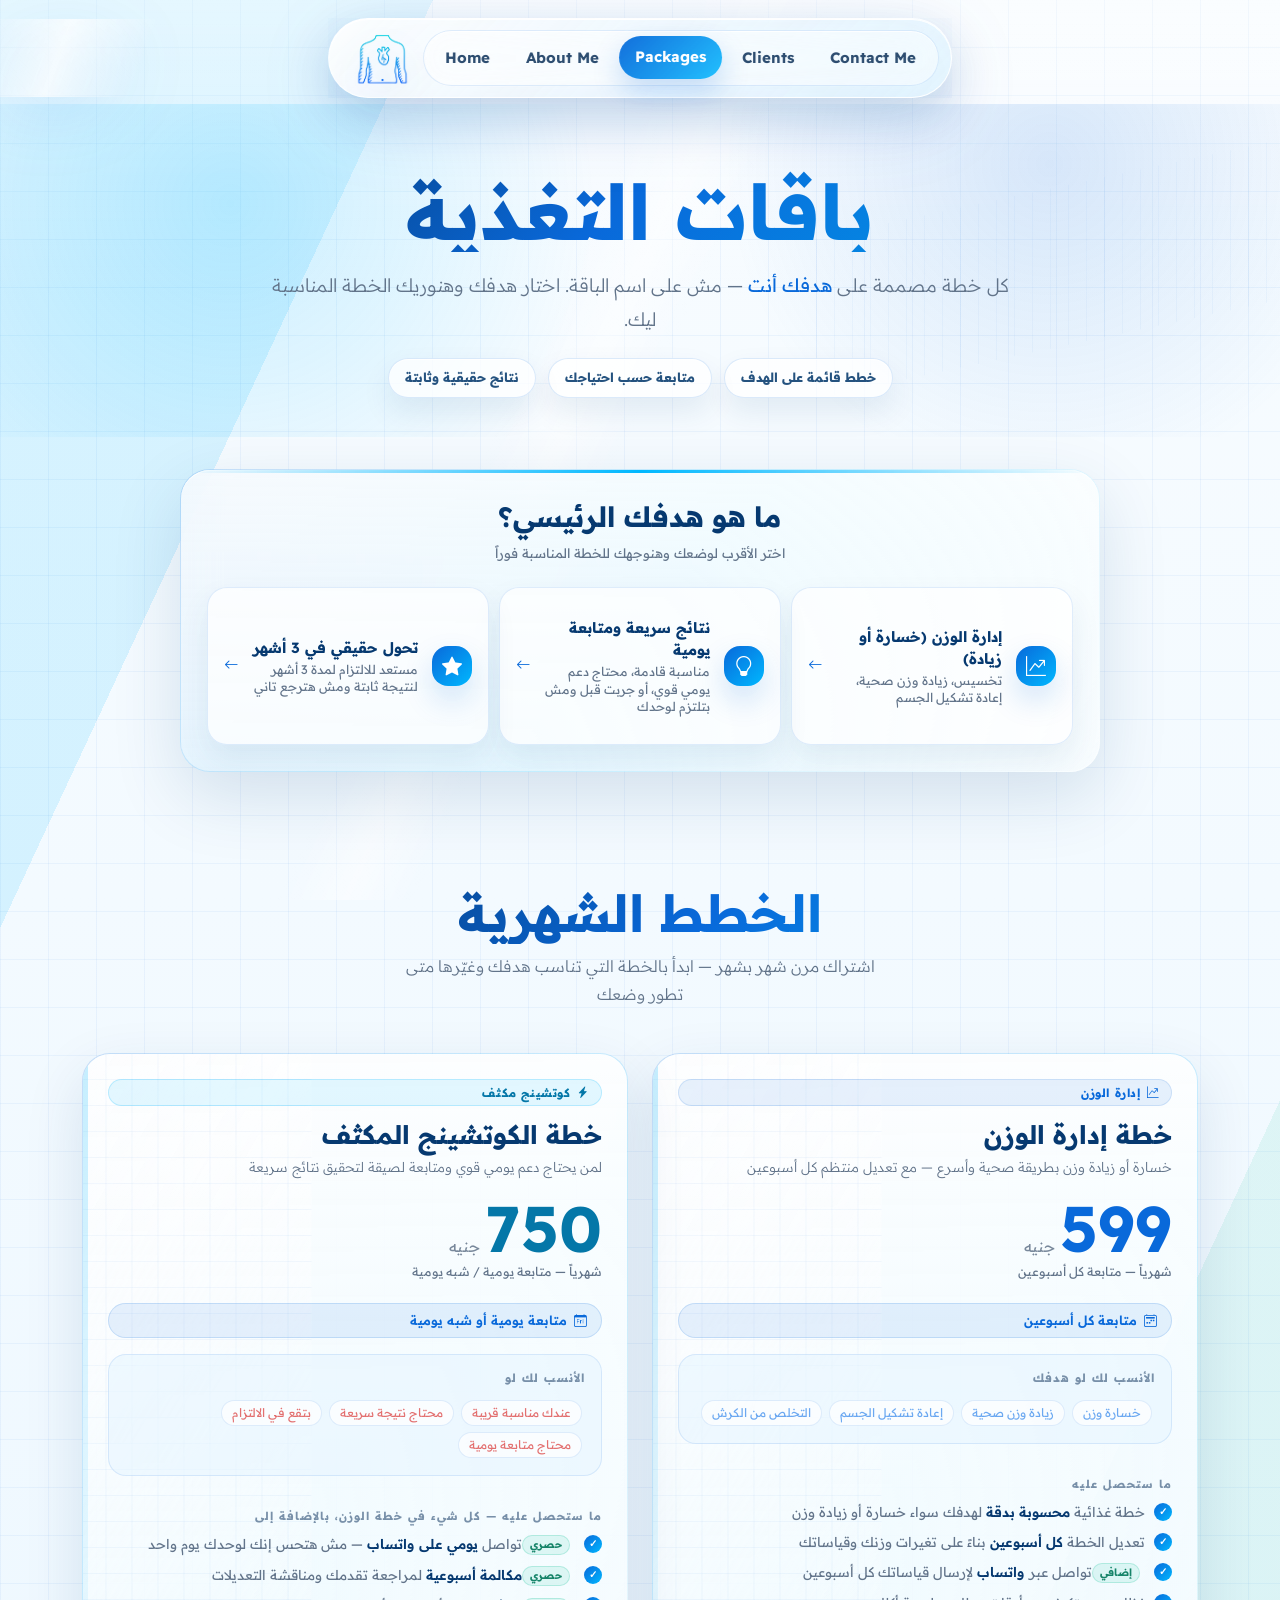
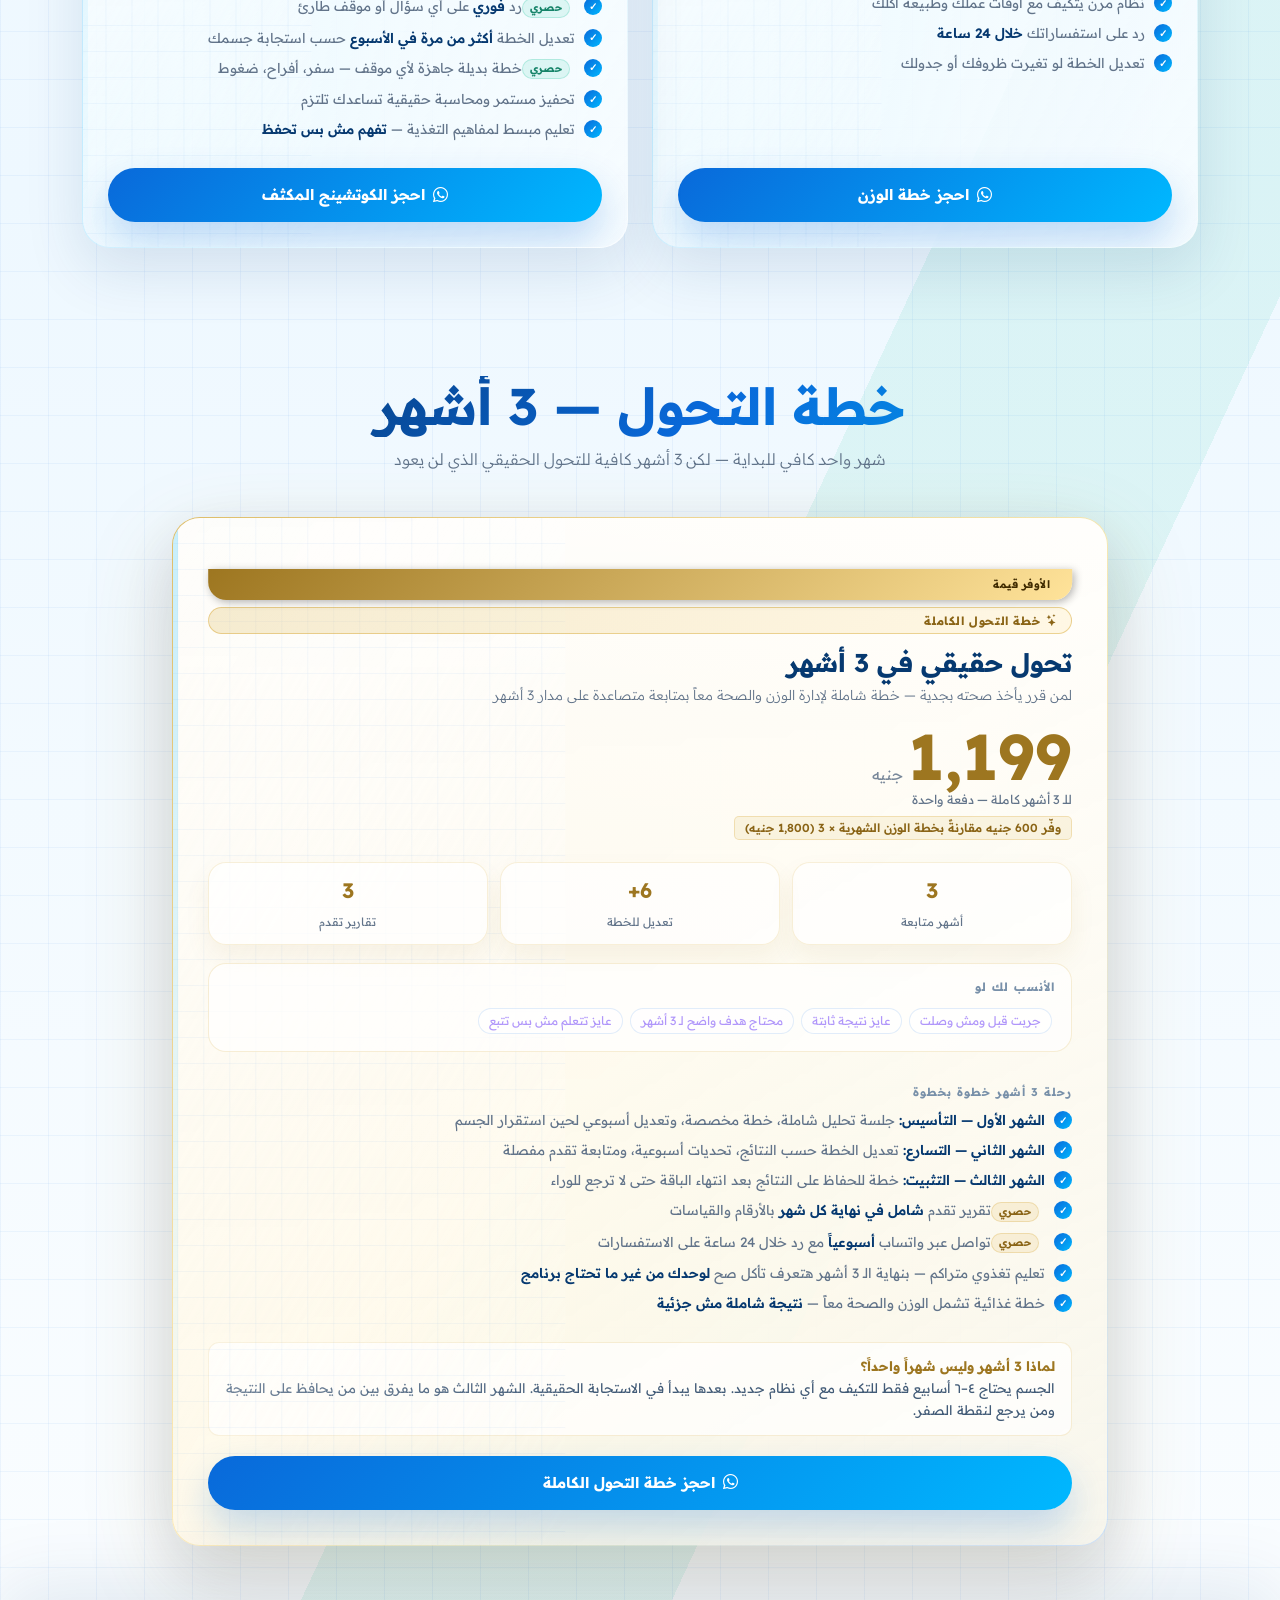
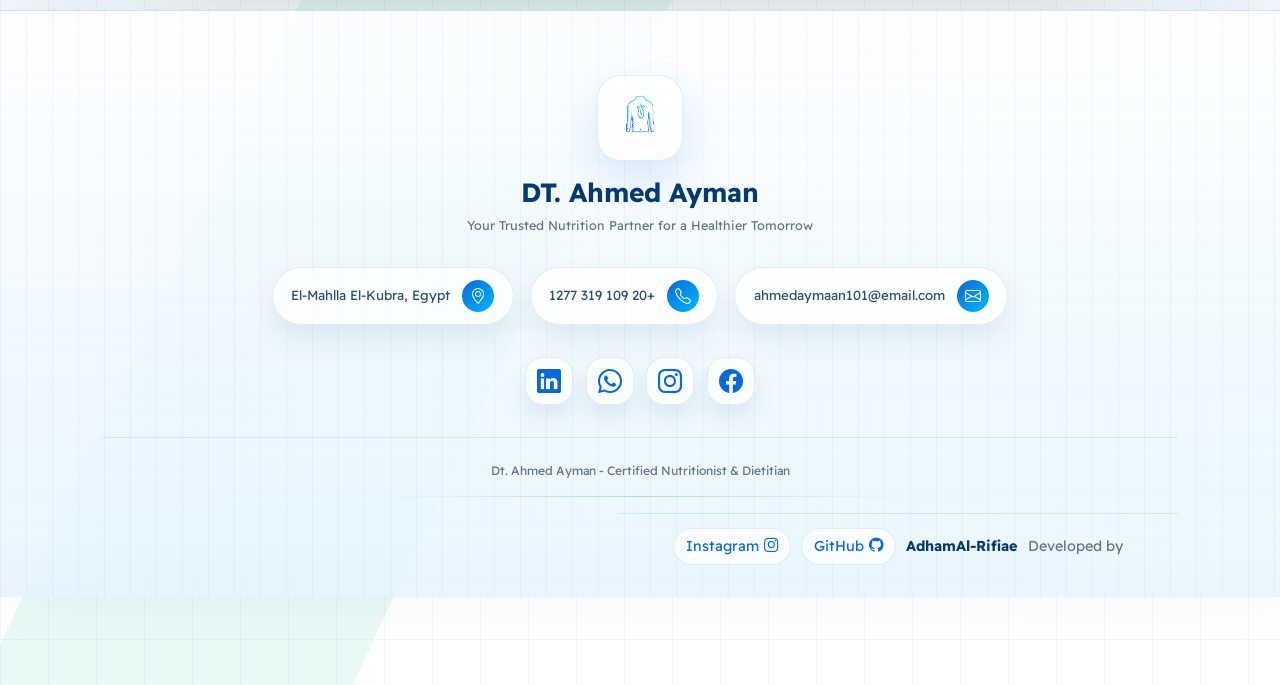
<file: packages.html>
<!DOCTYPE html>
<html lang="ar" dir="rtl">
<head>
    <meta charset="UTF-8">
    <meta name="viewport" content="width=device-width, initial-scale=1.0">
    <title>Nutrition Coaching Packages | DT. Ahmed Ayman Online Diet Plans</title>
    <meta name="description" content="Compare DT. Ahmed Ayman's online nutrition coaching packages for weight management, intensive coaching, and a premium 3-month transformation plan.">
    <meta name="author" content="Nutriahmed">
    <meta name="robots" content="index, follow">
    <meta name="keywords" content="nutrition packages Egypt, online diet plans, weight loss package, intensive nutrition coaching, 3 month transformation plan">
    <meta name="theme-color" content="#0969da">
    <link rel="canonical" href="https://www.nutriahmed.online/packages.html">
    <meta property="og:type" content="website">
    <meta property="og:title" content="Nutrition Coaching Packages | DT. Ahmed Ayman">
    <meta property="og:description" content="Choose from online weight management, intensive coaching, and premium 3-month transformation nutrition packages.">
    <meta property="og:url" content="https://www.nutriahmed.online/packages.html">
    <meta property="og:image" content="https://www.nutriahmed.online/media/logo.png">
    <meta property="og:site_name" content="NutriAhmed">
    <meta name="twitter:card" content="summary_large_image">
    <meta name="twitter:title" content="Nutrition Coaching Packages | DT. Ahmed Ayman">
    <meta name="twitter:description" content="Online nutrition packages for weight management, intensive coaching, and 3-month transformation.">
    <meta name="twitter:image" content="https://www.nutriahmed.online/media/logo.png">
    <link rel="icon" href="media/logo.png" type="image/png">
    <link rel="apple-touch-icon" href="media/logo.png">
    <script type="application/ld+json">
    {
      "@context": "https://schema.org",
      "@type": "OfferCatalog",
      "name": "DT. Ahmed Ayman Nutrition Coaching Packages",
      "url": "https://www.nutriahmed.online/packages.html",
      "itemListElement": [
        {
          "@type": "Offer",
          "name": "Weight Management Plan",
          "price": "599",
          "priceCurrency": "EGP",
          "availability": "https://schema.org/InStock"
        },
        {
          "@type": "Offer",
          "name": "Intensive Coaching Plan",
          "price": "750",
          "priceCurrency": "EGP",
          "availability": "https://schema.org/InStock"
        },
        {
          "@type": "Offer",
          "name": "3-Month Transformation Plan",
          "price": "1199",
          "priceCurrency": "EGP",
          "availability": "https://schema.org/InStock"
        }
      ]
    }
    </script>
    <link href="https://cdn.jsdelivr.net/npm/bootstrap@5.3.0/dist/css/bootstrap.min.css" rel="stylesheet">
    <link rel="stylesheet" href="https://cdn.jsdelivr.net/npm/bootstrap-icons@1.11.3/font/bootstrap-icons.css">
    <link rel="preconnect" href="https://fonts.googleapis.com">
    <link rel="preconnect" href="https://fonts.gstatic.com" crossorigin>
    <link href="https://fonts.googleapis.com/css2?family=Readex+Pro:wght@200;300;400;500;600;700&display=swap" rel="stylesheet">
<style>
:root {
    --gold:#c9a84c; --gold-l:#f0d080; --gold-d:#8a6a1f;
    --g1:#3db87a; /* health green */
    --g2:#5b9ef0; /* weight blue */
    --g3:#e06060; /* intensive red */
    --g4:#a78bfa; /* 3-month purple */
    --bg:#0c1e12; --bg2:#0a1810;
    --white:#fff;
}
*{margin:0;padding:0;box-sizing:border-box;}
body{font-family:'Readex Pro',sans-serif;background:var(--bg);color:var(--white);overflow-x:hidden;}

/* ── NAVBAR ── */
.glass-navbar{position:fixed;top:0;width:100%;z-index:1000;background:rgba(12,30,18,0.9);backdrop-filter:blur(18px);border-bottom:1px solid rgba(201,168,76,0.18);padding:13px 24px;}
.navbar-content{display:flex;align-items:center;justify-content:space-between;max-width:1200px;margin:auto;}
.navbar-logo img{height:42px;}
.navbar-links{display:flex;gap:22px;align-items:center;}
.nav-link{color:rgba(255,255,255,0.75);text-decoration:none;font-size:0.88rem;font-weight:500;transition:color .2s;}
.nav-link:hover,.nav-link.active{color:var(--gold-l);}
.mobile-toggle{display:none;background:none;border:none;cursor:pointer;flex-direction:column;gap:5px;}
.mobile-toggle span{display:block;width:23px;height:2px;background:var(--gold);border-radius:2px;}

/* ── ANIMATIONS ── */
@keyframes fadeUp{from{opacity:0;transform:translateY(24px)}to{opacity:1;transform:translateY(0)}}
@keyframes shimmer{0%{background-position:-200% center}100%{background-position:200% center}}
@keyframes starPulse{0%,100%{opacity:.2;transform:scale(.7)}50%{opacity:1;transform:scale(1.2)}}
@keyframes sparkle{0%,100%{opacity:0;transform:scale(0)}50%{opacity:1;transform:scale(1)}}
@keyframes pulse-ring{0%{box-shadow:0 0 0 0 rgba(201,168,76,.35)}70%{box-shadow:0 0 0 10px rgba(201,168,76,0)}100%{box-shadow:0 0 0 0 rgba(201,168,76,0)}}

/* ── BANNER ── */
.page-banner{margin-top:72px;background:linear-gradient(135deg,#1a4a2e 0%,#0c1e12 40%,#1a3a15 70%,#2d1a00 100%);padding:52px 20px 40px;text-align:center;position:relative;overflow:hidden;border-bottom:2px solid rgba(201,168,76,.3);}
.page-banner::before{content:'';position:absolute;inset:0;background:radial-gradient(ellipse at 20% 50%,rgba(201,168,76,.07) 0%,transparent 60%),radial-gradient(ellipse at 80% 50%,rgba(201,168,76,.07) 0%,transparent 60%);pointer-events:none;}
.stars-bg{position:absolute;inset:0;pointer-events:none;}
.star{position:absolute;width:3px;height:3px;background:var(--gold-l);border-radius:50%;animation:starPulse 2s ease-in-out infinite;}
.banner-title{font-size:clamp(1.9rem,5vw,3.1rem);font-weight:700;background:linear-gradient(135deg,var(--gold-l),var(--gold),#e8c060,var(--gold-l));background-size:200% auto;-webkit-background-clip:text;-webkit-text-fill-color:transparent;background-clip:text;animation:shimmer 4s linear infinite;margin-bottom:10px;position:relative;z-index:2;}
.banner-sub{font-size:.95rem;color:rgba(255,255,255,.6);max-width:560px;margin:0 auto 22px;line-height:1.8;font-weight:300;position:relative;z-index:2;}
.banner-badges{display:flex;justify-content:center;gap:10px;flex-wrap:wrap;position:relative;z-index:2;}
.banner-badge{background:rgba(201,168,76,.12);border:1px solid rgba(201,168,76,.35);color:var(--gold-l);padding:5px 15px;border-radius:50px;font-size:.8rem;font-weight:500;}

/* ── QUIZ ── */
.quiz-section{padding:44px 20px 32px;background:linear-gradient(180deg,#0c1e12,#0a1810);}
.quiz-box{max-width:680px;margin:auto;background:rgba(255,255,255,.03);border:1px solid rgba(201,168,76,.2);border-radius:22px;padding:36px 32px;position:relative;overflow:hidden;}
.quiz-box::before{content:'';position:absolute;top:0;left:0;right:0;height:3px;background:linear-gradient(90deg,transparent,var(--gold),transparent);}
.quiz-q{text-align:center;font-size:1.1rem;font-weight:600;color:#fff;margin-bottom:6px;}
.quiz-hint{text-align:center;font-size:.82rem;color:rgba(255,255,255,.45);margin-bottom:24px;}
.quiz-opts{display:flex;flex-direction:column;gap:10px;}
.quiz-opt{display:flex;align-items:center;gap:14px;background:rgba(255,255,255,.03);border:1.5px solid rgba(255,255,255,.1);border-radius:13px;padding:14px 18px;cursor:pointer;transition:all .25s;text-align:right;}
.quiz-opt:hover{border-color:rgba(201,168,76,.4);background:rgba(201,168,76,.05);}
.quiz-opt.selected{border-color:var(--gold);background:rgba(201,168,76,.09);}
.qo-icon{width:40px;height:40px;border-radius:10px;display:flex;align-items:center;justify-content:center;font-size:1.2rem;flex-shrink:0;}
.qo-text{flex:1;}
.qo-title{font-size:.92rem;font-weight:600;color:#fff;margin-bottom:2px;}
.qo-sub{font-size:.78rem;color:rgba(255,255,255,.45);line-height:1.4;}
.qo-arrow{color:rgba(201,168,76,.5);font-size:.9rem;transition:all .25s;}
.quiz-opt.selected .qo-arrow{color:var(--gold-l);transform:translateX(-4px);}
.quiz-opt.selected .qo-icon{box-shadow:0 0 0 2px rgba(201,168,76,.4);}
.btn-quiz-go{display:none;width:100%;margin-top:18px;padding:13px;background:linear-gradient(135deg,var(--gold-d),var(--gold));border:none;border-radius:12px;color:#1a0a00;font-family:'Readex Pro',sans-serif;font-size:.95rem;font-weight:700;cursor:pointer;transition:all .25s;animation:pulse-ring 2s infinite;}
.btn-quiz-go:hover{background:linear-gradient(135deg,var(--gold),var(--gold-l));transform:translateY(-2px);}
.btn-quiz-go.visible{display:block;}

/* ── SECTION HEADERS ── */
.sec-head{text-align:center;margin-bottom:44px;}
.sec-head h2{font-size:clamp(1.6rem,4vw,2.4rem);font-weight:700;color:#fff;margin-bottom:8px;}
.sec-head p{color:rgba(255,255,255,.52);font-size:.9rem;max-width:500px;margin:auto;line-height:1.75;font-weight:300;}

/* ── PACKAGES GRID ── */
.packages-section{padding:60px 0 48px;background:linear-gradient(180deg,#0a1810,#080f08);}
.transform-section{padding:48px 0 64px;background:linear-gradient(180deg,#080f08,#0c1e12);}

/* ── CARD ── */
.pkg-card{border-radius:22px;padding:30px 26px;height:100%;display:flex;flex-direction:column;transition:transform .3s,box-shadow .3s;position:relative;overflow:hidden;animation:fadeUp .6s ease both;}
.pkg-card::after{content:'';position:absolute;top:0;left:0;right:0;height:3px;}
.pkg-card:hover{transform:translateY(-7px);}

/* health */
.card-health{background:rgba(61,184,122,.05);border:1px solid rgba(61,184,122,.25);}
.card-health::after{background:linear-gradient(90deg,transparent,var(--g1),transparent);}
.card-health:hover{box-shadow:0 20px 50px rgba(61,184,122,.12);}
/* weight */
.card-weight{background:rgba(91,158,240,.06);border:1px solid rgba(91,158,240,.28);}
.card-weight::after{background:linear-gradient(90deg,transparent,var(--g2),transparent);}
.card-weight:hover{box-shadow:0 20px 50px rgba(91,158,240,.12);}
/* intensive */
.card-intensive{background:rgba(224,96,96,.05);border:1px solid rgba(224,96,96,.25);}
.card-intensive::after{background:linear-gradient(90deg,transparent,var(--g3),transparent);}
.card-intensive:hover{box-shadow:0 20px 50px rgba(224,96,96,.12);}
/* transform */
.card-transform{background:rgba(167,139,250,.05);border:1px solid rgba(167,139,250,.28);}
.card-transform::after{background:linear-gradient(90deg,transparent,var(--g4),transparent);}
.card-transform:hover{box-shadow:0 20px 50px rgba(167,139,250,.12);}

/* tier badge */
.tier-badge{display:inline-flex;align-items:center;gap:6px;padding:4px 12px;border-radius:50px;font-size:.72rem;font-weight:700;letter-spacing:.6px;margin-bottom:12px;}
.badge-health{background:rgba(61,184,122,.15);border:1px solid rgba(61,184,122,.35);color:var(--g1);}
.badge-weight{background:rgba(91,158,240,.15);border:1px solid rgba(91,158,240,.35);color:var(--g2);}
.badge-intensive{background:rgba(224,96,96,.15);border:1px solid rgba(224,96,96,.35);color:var(--g3);}
.badge-transform{background:rgba(167,139,250,.15);border:1px solid rgba(167,139,250,.35);color:var(--g4);}

.pkg-title{font-size:1.45rem;font-weight:700;color:#fff;margin-bottom:5px;}
.pkg-sub{font-size:.85rem;color:rgba(255,255,255,.48);line-height:1.6;font-weight:300;margin-bottom:0;}

/* price */
.pkg-price{margin:18px 0 22px;}
.price-row{display:flex;align-items:baseline;gap:5px;}
.price-num{font-size:2.3rem;font-weight:700;line-height:1;}
.card-health  .price-num{color:var(--g1);}
.card-weight  .price-num{color:var(--g2);}
.card-intensive .price-num{color:var(--g3);}
.card-transform .price-num{color:var(--g4);}
.price-cur{font-size:.95rem;font-weight:400;opacity:.85;}
.price-per{font-size:.78rem;color:rgba(255,255,255,.4);margin-top:3px;}
.price-saving{display:inline-block;margin-top:7px;background:rgba(74,222,128,.1);border:1px solid rgba(74,222,128,.22);color:#4ade80;font-size:.73rem;font-weight:600;padding:2px 10px;border-radius:5px;}

/* discount box */
.price-discount{display:none;margin-top:11px;padding:11px 14px;background:rgba(201,168,76,.07);border:1px solid rgba(201,168,76,.25);border-radius:10px;}
.price-discount.visible{display:block;}
.orig-p{font-size:.83rem;color:rgba(255,255,255,.32);text-decoration:line-through;}
.disc-p{font-size:1.3rem;font-weight:700;color:var(--gold-l);}
.disc-s{font-size:.73rem;color:#4ade80;margin-top:2px;font-weight:500;}

/* who-for */
.who-for{background:rgba(255,255,255,.03);border:1px solid rgba(255,255,255,.07);border-radius:12px;padding:14px 16px;margin-bottom:18px;}
.who-for-title{font-size:.72rem;font-weight:700;color:rgba(255,255,255,.4);text-transform:uppercase;letter-spacing:1px;margin-bottom:10px;}
.who-tag{display:inline-block;background:rgba(255,255,255,.06);border:1px solid rgba(255,255,255,.1);color:rgba(255,255,255,.7);font-size:.75rem;padding:3px 10px;border-radius:6px;margin:3px 3px 3px 0;line-height:1.5;}
.card-health  .who-tag{background:rgba(61,184,122,.08);border-color:rgba(61,184,122,.2);color:rgba(61,184,122,.9);}
.card-weight  .who-tag{background:rgba(91,158,240,.08);border-color:rgba(91,158,240,.2);color:rgba(91,158,240,.9);}
.card-intensive .who-tag{background:rgba(224,96,96,.08);border-color:rgba(224,96,96,.2);color:rgba(224,96,96,.9);}
.card-transform .who-tag{background:rgba(167,139,250,.08);border-color:rgba(167,139,250,.2);color:rgba(167,139,250,.9);}

/* features */
.features-list{flex:1;margin-bottom:20px;}
.f-group-lbl{font-size:.7rem;font-weight:700;color:rgba(255,255,255,.32);text-transform:uppercase;letter-spacing:1px;margin:14px 0 8px;}
.fi{display:flex;align-items:flex-start;gap:9px;margin-bottom:9px;}
.fi-dot{width:18px;height:18px;border-radius:50%;display:flex;align-items:center;justify-content:center;font-size:.62rem;font-weight:700;flex-shrink:0;margin-top:2px;}
.card-health   .fi-dot{background:rgba(61,184,122,.18);color:var(--g1);}
.card-weight   .fi-dot{background:rgba(91,158,240,.18);color:var(--g2);}
.card-intensive .fi-dot{background:rgba(224,96,96,.18);color:var(--g3);}
.card-transform .fi-dot{background:rgba(167,139,250,.18);color:var(--g4);}
.fi-txt{font-size:.85rem;color:rgba(255,255,255,.72);line-height:1.55;}
.fi-txt strong{color:#fff;font-weight:600;}
.fi-tag{display:inline-block;font-size:.64rem;font-weight:700;padding:1px 7px;border-radius:4px;margin-left:5px;vertical-align:middle;}
.tag-green{background:rgba(74,222,128,.12);border:1px solid rgba(74,222,128,.25);color:#4ade80;}
.tag-gold{background:rgba(201,168,76,.12);border:1px solid rgba(201,168,76,.25);color:var(--gold-l);}

.follow-up-pill{display:inline-flex;align-items:center;gap:7px;padding:7px 14px;border-radius:50px;font-size:.8rem;font-weight:600;margin-bottom:16px;}
.fup-health{background:rgba(61,184,122,.12);border:1px solid rgba(61,184,122,.3);color:var(--g1);}
.fup-weight{background:rgba(91,158,240,.12);border:1px solid rgba(91,158,240,.3);color:var(--g2);}
.fup-intensive{background:rgba(224,96,96,.12);border:1px solid rgba(224,96,96,.3);color:var(--g3);}
.fup-transform{background:rgba(167,139,250,.12);border:1px solid rgba(167,139,250,.3);color:var(--g4);}

/* CTA */
.btn-pkg{width:100%;padding:13px;border:none;border-radius:13px;font-family:'Readex Pro',sans-serif;font-size:.93rem;font-weight:700;cursor:pointer;transition:all .3s;display:flex;align-items:center;justify-content:center;gap:8px;margin-top:auto;}
.btn-health{background:linear-gradient(135deg,#1d7a4a,var(--g1));color:#021a0c;}
.btn-health:hover{background:linear-gradient(135deg,var(--g1),#6ee7a8);transform:translateY(-2px);box-shadow:0 8px 24px rgba(61,184,122,.3);}
.btn-weight{background:linear-gradient(135deg,#2a5db0,var(--g2));color:#04102a;}
.btn-weight:hover{background:linear-gradient(135deg,var(--g2),#93c5fd);transform:translateY(-2px);box-shadow:0 8px 24px rgba(91,158,240,.3);}
.btn-intensive{background:linear-gradient(135deg,#9a2424,var(--g3));color:#1a0202;}
.btn-intensive:hover{background:linear-gradient(135deg,var(--g3),#fca5a5);transform:translateY(-2px);box-shadow:0 8px 24px rgba(224,96,96,.3);}
.btn-transform{background:linear-gradient(135deg,#5b3fbe,var(--g4));color:#0d0420;}
.btn-transform:hover{background:linear-gradient(135deg,var(--g4),#c4b5fd);transform:translateY(-2px);box-shadow:0 8px 24px rgba(167,139,250,.3);}

/* best value ribbon */
.best-ribbon{position:absolute;top:14px;left:-2px;background:linear-gradient(135deg,#4ade80,#22c55e);color:#021a0c;font-size:.66rem;font-weight:800;padding:4px 14px 4px 10px;border-radius:0 6px 6px 0;letter-spacing:.5px;box-shadow:2px 2px 8px rgba(0,0,0,.3);}

/* transform highlights */
.transform-highlights{display:grid;grid-template-columns:repeat(3,1fr);gap:10px;margin-bottom:18px;}
.th-item{background:rgba(167,139,250,.06);border:1px solid rgba(167,139,250,.15);border-radius:10px;padding:12px 10px;text-align:center;}
.th-val{font-size:1.3rem;font-weight:700;color:var(--g4);display:block;margin-bottom:2px;}
.th-lbl{font-size:.72rem;color:rgba(255,255,255,.45);}

/* ── PROMO ── */
.promo-section{padding:56px 20px;background:linear-gradient(135deg,#0a1810,#1a3a15,#2d1a00,#0c1e12);position:relative;overflow:hidden;}
.promo-section::before{content:'';position:absolute;inset:0;background:radial-gradient(ellipse at 15% 50%,rgba(201,168,76,.05) 0%,transparent 55%),radial-gradient(ellipse at 85% 50%,rgba(201,168,76,.05) 0%,transparent 55%);}
.promo-box{max-width:660px;margin:auto;background:rgba(255,255,255,.025);border:1px solid rgba(201,168,76,.2);border-radius:24px;padding:42px 36px;position:relative;z-index:2;backdrop-filter:blur(12px);}
.promo-box::before{content:'';position:absolute;top:0;left:0;right:0;height:3px;background:linear-gradient(90deg,transparent,var(--gold),transparent);border-radius:24px 24px 0 0;}
.promo-title{font-size:clamp(1.4rem,4vw,1.9rem);font-weight:700;background:linear-gradient(135deg,var(--gold-l),var(--gold));-webkit-background-clip:text;-webkit-text-fill-color:transparent;background-clip:text;text-align:center;margin-bottom:5px;}
.promo-sub{color:rgba(255,255,255,.5);font-size:.86rem;text-align:center;line-height:1.65;margin-bottom:28px;}
.code-display{background:rgba(201,168,76,.07);border:1px solid rgba(201,168,76,.25);border-radius:13px;padding:20px;text-align:center;cursor:pointer;transition:all .25s;position:relative;overflow:hidden;margin-bottom:26px;}
.code-display::before{content:'';position:absolute;top:0;left:-100%;width:100%;height:100%;background:linear-gradient(90deg,transparent,rgba(201,168,76,.1),transparent);transition:left .4s;}
.code-display:hover::before{left:100%;}
.code-display:hover{border-color:rgba(201,168,76,.45);background:rgba(201,168,76,.1);transform:translateY(-2px);}
.cd-pct{position:absolute;top:7px;left:7px;background:var(--gold);color:#1a0000;font-size:.72rem;font-weight:700;padding:2px 9px;border-radius:5px;}
.cd-val{font-family:monospace;font-size:1.25rem;color:var(--gold-l);font-weight:700;letter-spacing:3px;display:block;margin-bottom:4px;}
.cd-desc{font-size:.8rem;color:rgba(255,255,255,.48);}
.cd-hint{font-size:.72rem;color:rgba(255,255,255,.28);margin-top:5px;display:block;}
.divider{display:flex;align-items:center;gap:12px;margin:22px 0;}
.divider::before,.divider::after{content:'';flex:1;height:1px;background:rgba(201,168,76,.16);}
.divider span{color:var(--gold);font-size:.85rem;}
.sel-title{text-align:center;font-size:.8rem;color:rgba(255,255,255,.45);margin-bottom:11px;}
.pkg-opts{display:flex;gap:7px;flex-wrap:wrap;margin-bottom:22px;}
.pkg-opt{flex:1;min-width:90px;background:rgba(255,255,255,.04);border:1px solid rgba(255,255,255,.09);border-radius:10px;padding:11px 6px;text-align:center;cursor:pointer;transition:all .2s;font-size:.82rem;color:rgba(255,255,255,.62);line-height:1.4;}
.pkg-opt small{display:block;font-size:.7rem;color:rgba(255,255,255,.32);margin-top:2px;}
.pkg-opt:hover{border-color:rgba(201,168,76,.35);color:#fff;}
.pkg-opt.selected{background:rgba(201,168,76,.1);border-color:var(--gold);color:var(--gold-l);}
.pkg-opt.selected small{color:var(--gold);}
.code-input-grp{display:flex;gap:9px;margin-bottom:11px;}
.promo-input{flex:1;background:rgba(255,255,255,.05);border:1.5px solid rgba(255,255,255,.12);border-radius:10px;padding:12px 15px;color:#fff;font-family:'Readex Pro',sans-serif;font-size:.9rem;text-align:right;direction:rtl;transition:border-color .2s;}
.promo-input:focus{outline:none;border-color:var(--gold);background:rgba(201,168,76,.04);}
.promo-input::placeholder{color:rgba(255,255,255,.25);}
.btn-apply{background:linear-gradient(135deg,var(--gold-d),var(--gold));border:none;border-radius:10px;padding:12px 20px;color:#1a0a00;font-family:'Readex Pro',sans-serif;font-size:.88rem;font-weight:700;cursor:pointer;transition:all .25s;white-space:nowrap;}
.btn-apply:hover{background:linear-gradient(135deg,var(--gold),var(--gold-l));transform:translateY(-2px);box-shadow:0 5px 16px rgba(201,168,76,.26);}
.promo-msg{min-height:38px;border-radius:9px;padding:8px 13px;font-size:.84rem;text-align:center;display:none;}
.promo-msg.success{display:block;background:rgba(74,222,128,.08);border:1px solid rgba(74,222,128,.25);color:#4ade80;}
.promo-msg.error{display:block;background:rgba(248,113,113,.08);border:1px solid rgba(248,113,113,.25);color:#f87171;}
.promo-msg.info{display:block;background:rgba(201,168,76,.08);border:1px solid rgba(201,168,76,.25);color:var(--gold-l);}
.disc-result{display:none;margin-top:16px;background:rgba(201,168,76,.05);border:1px solid rgba(201,168,76,.24);border-radius:13px;padding:17px;}
.disc-result.visible{display:block;}
.dr-row{display:flex;justify-content:space-between;align-items:center;margin-bottom:6px;font-size:.87rem;}
.dr-lbl{color:rgba(255,255,255,.48);}
.dr-val{color:#fff;font-weight:600;}
.dr-val.strike{text-decoration:line-through;color:rgba(255,255,255,.28);}
.dr-val.green{color:#4ade80;}
.dr-val.gold{color:var(--gold-l);font-size:1.1rem;}
.dr-sep{height:1px;background:rgba(201,168,76,.13);margin:8px 0;}
.btn-wa{display:flex;align-items:center;justify-content:center;gap:9px;width:100%;padding:13px;background:#25D366;border:none;border-radius:12px;color:#fff;font-family:'Readex Pro',sans-serif;font-size:.97rem;font-weight:700;cursor:pointer;text-decoration:none;transition:all .25s;margin-top:16px;}
.btn-wa:hover{background:#20ba5a;transform:translateY(-2px);box-shadow:0 7px 20px rgba(37,211,102,.3);color:#fff;}

/* SPARKLES */
.sparkle-container{position:fixed;inset:0;pointer-events:none;z-index:0;overflow:hidden;}
.sp{position:absolute;width:3px;height:3px;border-radius:50%;background:var(--gold-l);animation:sparkle 4s ease-in-out infinite;}

/* FOOTER */
.glass-footer{background:rgba(8,15,8,.96);border-top:1px solid rgba(201,168,76,.13);padding:46px 20px 22px;}
.footer-container{max-width:1100px;margin:auto;text-align:center;}
.footer-logo img{height:48px;margin-bottom:11px;}
.footer-brand-name{font-size:1.1rem;font-weight:600;color:var(--gold-l);margin-bottom:4px;}
.footer-tagline{font-size:.79rem;color:rgba(255,255,255,.4);margin-bottom:24px;}
.contact-info{display:flex;flex-wrap:wrap;justify-content:center;gap:13px;margin-bottom:20px;}
.contact-item{display:flex;align-items:center;gap:7px;color:rgba(255,255,255,.6);text-decoration:none;font-size:.83rem;transition:color .2s;}
.contact-item:hover{color:var(--gold-l);}
.social-links{display:flex;justify-content:center;gap:12px;margin-bottom:24px;}
.social-link{width:37px;height:37px;background:rgba(255,255,255,.05);border:1px solid rgba(255,255,255,.09);border-radius:50%;display:flex;align-items:center;justify-content:center;color:rgba(255,255,255,.52);text-decoration:none;transition:all .2s;}
.social-link:hover{background:rgba(201,168,76,.12);border-color:var(--gold);color:var(--gold-l);}
.footer-bottom{border-top:1px solid rgba(255,255,255,.05);padding-top:16px;}
.footer-copyright{font-size:.76rem;color:rgba(255,255,255,.28);margin-bottom:3px;}
.footer-credits{font-size:.71rem;color:rgba(255,255,255,.2);}
.footer-credits a{color:rgba(201,168,76,.42);text-decoration:none;}

/* RESPONSIVE */
@media(max-width:768px){
    .navbar-links{display:none;flex-direction:column;position:absolute;top:68px;right:0;left:0;background:rgba(8,20,10,.97);padding:18px;gap:14px;border-bottom:1px solid rgba(201,168,76,.16);}
    .navbar-links.open{display:flex;}
    .mobile-toggle{display:flex;}
    .promo-box{padding:28px 18px;}
    .code-input-grp{flex-direction:column;}
    .btn-apply{width:100%;}
    .pkg-opts{flex-wrap:wrap;}
    .transform-highlights{grid-template-columns:repeat(3,1fr);}
    .quiz-box{padding:26px 18px;}
}
@media(max-width:480px){.transform-highlights{grid-template-columns:1fr 1fr 1fr;}}

/* Premium white/blue conversion redesign */
:root {
    --medical-blue:#0969da;
    --deep-blue:#063970;
    --aqua:#00b8ff;
    --soft-blue:#e7f5ff;
    --mint:#28c7a1;
    --ink:#102033;
    --muted:#62748a;
    --glass:rgba(255,255,255,.76);
    --gold:#d7aa3a;
    --gold-l:#ffe39a;
    --gold-d:#9d7620;
    --g2:#0969da;
    --g3:#13a8d8;
    --g4:#d7aa3a;
    --bg:#f8fcff;
    --bg2:#eef8ff;
    --white:#102033;
}

body {
    background:
        linear-gradient(90deg, rgba(9,105,218,.055) 1px, transparent 1px),
        linear-gradient(0deg, rgba(9,105,218,.055) 1px, transparent 1px),
        linear-gradient(115deg, rgba(0,184,255,.13) 0 14%, transparent 14% 58%, rgba(40,199,161,.1) 58% 70%, transparent 70%),
        linear-gradient(180deg,#f8fcff 0%,#eef8ff 46%,#fff 100%);
    background-size:48px 48px,48px 48px,auto,auto;
    color:var(--ink);
    padding-bottom:88px;
    padding-top:104px;
    position:relative;
}

body::before {
    animation: packagesPageScan 9s ease-in-out infinite;
    background:
        linear-gradient(115deg, transparent 0 41%, rgba(255,255,255,.72) 45%, transparent 49% 100%),
        linear-gradient(180deg, rgba(255,255,255,.5), transparent 34%);
    content:"";
    inset:0;
    opacity:.68;
    pointer-events:none;
    position:fixed;
    z-index:-1;
}

#card-health,
.quiz-opt[data-target="health"],
.pkg-opt[data-package="health"] {
    display:none !important;
}

.sparkle-container {
    display:none;
}

.glass-navbar {
    background:transparent;
    border:0;
    direction:ltr;
    filter:drop-shadow(0 18px 34px rgba(9,105,218,.14));
    left:50%;
    max-width:calc(100% - 32px);
    padding:0;
    position:fixed;
    top:18px;
    transform:translateX(-50%);
    width:max-content;
}

.navbar-content {
    background:
        linear-gradient(135deg, rgba(255,255,255,.94), rgba(234,247,255,.72)),
        linear-gradient(90deg, rgba(9,105,218,.14), rgba(0,184,255,.12));
    border:1px solid rgba(255,255,255,.88);
    border-radius:999px;
    box-shadow:inset 0 1px 0 rgba(255,255,255,.95),0 18px 50px rgba(6,57,112,.14);
    justify-content:center;
    overflow:visible;
    padding:.45rem .75rem;
    position:relative;
    backdrop-filter:blur(22px) saturate(170%);
    direction:ltr;
    -webkit-backdrop-filter:blur(22px) saturate(170%);
}

.navbar-content::before {
    animation: packagesLiquidSweep 6s ease-in-out infinite;
    background:linear-gradient(110deg, transparent 0 22%, rgba(255,255,255,.72) 35%, transparent 48% 100%);
    border-radius:inherit;
    content:"";
    inset:0;
    pointer-events:none;
    position:absolute;
    transform:translateX(-78%);
}

.navbar-logo,
.navbar-links,
.mobile-toggle {
    position:relative;
    z-index:1;
}

.navbar-logo img {
    filter:drop-shadow(0 12px 18px rgba(9,105,218,.16));
    height:4rem;
    transition:transform .35s ease;
}

.navbar-logo:hover img {
    transform:translateY(-2px) scale(1.06);
}

.navbar-links {
    background:rgba(255,255,255,.46);
    border:1px solid rgba(9,105,218,.12);
    border-radius:999px;
    box-shadow:inset 0 1px 0 rgba(255,255,255,.85);
    gap:.25rem;
    padding:.35rem;
    backdrop-filter:blur(16px);
    direction:ltr;
    -webkit-backdrop-filter:blur(16px);
}

.nav-link {
    border-radius:999px;
    color:#2d4d70 !important;
    font-size:.94rem;
    font-weight:800;
    padding:.65rem 1rem;
    transition:color .25s ease,background .25s ease,transform .25s ease,box-shadow .25s ease;
}

.nav-link:hover,
.nav-link.active {
    background:linear-gradient(135deg, rgba(9,105,218,.96), rgba(0,184,255,.86));
    box-shadow:0 12px 28px rgba(9,105,218,.22);
    color:#fff !important;
    transform:translateY(-1px);
}

.mobile-toggle span {
    background:var(--medical-blue);
    height:3px;
}

.page-banner {
    background:transparent;
    border:0;
    margin-top:0;
    overflow:hidden;
    padding:4.2rem 20px 2.4rem;
}

.page-banner::before {
    background:
        radial-gradient(circle at 18% 30%, rgba(0,184,255,.18), transparent 34%),
        radial-gradient(circle at 82% 18%, rgba(9,105,218,.14), transparent 30%);
    opacity:1;
}

.page-banner::after {
    animation: packagesDataDrift 7s ease-in-out infinite;
    background:repeating-linear-gradient(90deg, rgba(9,105,218,.13) 0 1px, transparent 1px 18px);
    content:"";
    height:10rem;
    opacity:.28;
    position:absolute;
    right:-3rem;
    top:5rem;
    transform:skewY(-12deg);
    width:32rem;
}

.stars-bg {
    display:none;
}

.banner-title {
    background:linear-gradient(135deg,#062a56 0%,#0969da 48%,#00a7ec 100%);
    -webkit-background-clip:text;
    background-clip:text;
    font-size:clamp(2.55rem,6vw,5.1rem);
    font-weight:700;
    line-height:1.05;
    margin-bottom:1rem;
    text-shadow:none;
}

.banner-sub {
    color:var(--muted);
    font-size:clamp(1rem,1.45vw,1.18rem);
    line-height:1.85;
    max-width:760px;
}

.banner-sub strong {
    -webkit-text-fill-color:var(--medical-blue) !important;
    color:var(--medical-blue) !important;
}

.banner-badges {
    gap:.75rem;
}

.banner-badge {
    background:rgba(255,255,255,.76);
    border:1px solid rgba(9,105,218,.14);
    border-radius:999px;
    box-shadow:0 14px 30px rgba(8,61,119,.09), inset 0 1px 0 rgba(255,255,255,.88);
    color:#24527f;
    font-weight:800;
    padding:.58rem 1rem;
}

.quiz-section {
    background:transparent;
    padding:2rem 20px 3rem;
}

.quiz-box {
    background:
        linear-gradient(180deg, rgba(255,255,255,.84), rgba(245,251,255,.68)) padding-box,
        linear-gradient(135deg, rgba(9,105,218,.2), rgba(0,184,255,.22), rgba(255,255,255,.78)) border-box;
    border:1px solid transparent;
    border-radius:30px;
    box-shadow:0 24px 70px rgba(8,61,119,.14), inset 0 1px 0 rgba(255,255,255,.9);
    max-width:920px;
    padding:1.6rem;
    backdrop-filter:blur(18px);
    -webkit-backdrop-filter:blur(18px);
}

.quiz-box::before {
    background:linear-gradient(90deg, transparent, var(--aqua), transparent);
}

.quiz-q {
    color:var(--deep-blue);
    font-size:clamp(1.25rem,2.4vw,1.75rem);
    font-weight:700;
}

.quiz-hint {
    color:var(--muted);
}

.quiz-opts {
    display:grid;
    grid-template-columns:repeat(3,minmax(0,1fr));
}

.quiz-opt {
    background:rgba(255,255,255,.72);
    border:1px solid rgba(9,105,218,.12);
    border-radius:20px;
    box-shadow:0 14px 30px rgba(8,61,119,.08);
    min-height:158px;
    padding:1rem;
    transition:transform .25s ease, box-shadow .25s ease, border-color .25s ease, background .25s ease;
}

.quiz-opt:hover,
.quiz-opt.selected {
    background:#fff;
    border-color:rgba(0,184,255,.36);
    box-shadow:0 22px 52px rgba(9,105,218,.16);
    transform:translateY(-5px);
}

.qo-icon {
    background:linear-gradient(135deg,#0969da,#00b8ff) !important;
    border-radius:16px;
    box-shadow:0 14px 30px rgba(9,105,218,.18);
    color:#fff;
    font-size:0;
}

.qo-icon::before {
    font-family:"bootstrap-icons";
    font-size:1.25rem;
}

.quiz-opt[data-target="weight"] .qo-icon::before { content:"\F673"; }
.quiz-opt[data-target="intensive"] .qo-icon::before { content:"\F46B"; }
.quiz-opt[data-target="transform"] .qo-icon::before { content:"\F586"; }

.qo-title {
    color:var(--deep-blue);
    font-weight:700;
}

.qo-sub {
    color:var(--muted);
}

.qo-arrow {
    color:var(--medical-blue);
}

.btn-quiz-go {
    background:linear-gradient(135deg,#0969da,#00b8ff);
    border-radius:999px;
    box-shadow:0 18px 38px rgba(9,105,218,.25);
    color:#fff;
}

.packages-section,
.transform-section {
    background:transparent;
    padding:4rem 0;
    position:relative;
}

.packages-section .row {
    align-items:stretch;
    justify-content:center;
}

.packages-section .row > #card-weight,
.packages-section .row > #card-intensive {
    width:50%;
}

.sec-head h2 {
    background:linear-gradient(135deg,#062a56 0%,#0969da 56%,#00a7ec 100%);
    -webkit-background-clip:text;
    background-clip:text;
    color:transparent;
    font-size:clamp(2rem,4vw,3.4rem);
    font-weight:700;
}

.sec-head p {
    color:var(--muted);
    font-size:1rem;
}

.pkg-card {
    --tilt-x:0deg;
    --tilt-y:0deg;
    --lift:0px;
    animation:none;
    background:
        linear-gradient(180deg, rgba(255,255,255,.94), rgba(245,251,255,.78)) padding-box,
        linear-gradient(135deg, rgba(9,105,218,.2), rgba(0,184,255,.18), rgba(255,255,255,.78)) border-box;
    border:1px solid transparent;
    border-radius:28px;
    box-shadow:0 22px 60px rgba(8,61,119,.12);
    color:var(--ink);
    contain:layout paint;
    min-height:100%;
    padding:1.55rem;
    transform:translateY(var(--lift)) perspective(900px) rotateX(var(--tilt-x)) rotateY(var(--tilt-y));
    transform-style:preserve-3d;
    transition:transform .22s ease, box-shadow .22s ease, border-color .22s ease;
    will-change:transform;
}

.pkg-card::before {
    background:
        linear-gradient(90deg, rgba(9,105,218,.07) 1px, transparent 1px),
        linear-gradient(0deg, rgba(9,105,218,.07) 1px, transparent 1px),
        linear-gradient(120deg, transparent, rgba(255,255,255,.72), transparent);
    background-size:26px 26px,26px 26px,auto;
    content:"";
    inset:0;
    opacity:.62;
    pointer-events:none;
    position:absolute;
    transform:translateX(-58%);
    transition:transform .55s ease;
}

.pkg-card::after {
    background:linear-gradient(180deg, rgba(0,184,255,.22), rgba(9,105,218,0));
    height:100%;
    left:0;
    right:auto;
    top:0;
    width:5px;
}

.pkg-card:hover {
    --lift:-8px;
    border-color:rgba(0,184,255,.24);
    box-shadow:0 32px 82px rgba(9,105,218,.18);
}

.pkg-card:hover::before {
    transform:translateX(44%);
}

.reveal-soft {
    opacity:0;
    transform:translate3d(0,18px,0) scale(.985);
    transition:opacity 900ms cubic-bezier(.16,1,.3,1), transform 900ms cubic-bezier(.16,1,.3,1);
    will-change:opacity, transform;
}

.reveal-soft.is-visible {
    opacity:1;
    transform:translate3d(0,0,0) scale(1);
}

.tier-badge,
.pkg-title,
.pkg-sub,
.pkg-price,
.follow-up-pill,
.who-for,
.features-list,
.btn-pkg,
.transform-highlights,
.best-ribbon {
    position:relative;
    z-index:1;
}

.tier-badge {
    background:rgba(9,105,218,.09);
    border:1px solid rgba(9,105,218,.13);
    color:var(--medical-blue);
    font-weight:700;
}

.badge-intensive {
    background:rgba(0,184,255,.1);
    border-color:rgba(0,184,255,.2);
    color:#0477a8;
}

.badge-transform {
    background:linear-gradient(135deg, rgba(215,170,58,.22), rgba(255,227,154,.22));
    border-color:rgba(215,170,58,.48);
    color:#8a6416;
}

.pkg-title {
    color:var(--deep-blue);
    font-size:clamp(1.35rem,2vw,1.75rem);
    line-height:1.28;
}

.pkg-sub,
.price-per,
.fi-txt,
.who-tag,
.footer-tagline,
.footer-copyright,
.footer-credits {
    color:var(--muted);
}

.price-row {
    justify-content:flex-start;
}

.price-num {
    color:var(--medical-blue) !important;
    font-size:clamp(2.55rem,5vw,4rem);
}

.card-intensive .price-num {
    color:#0477a8 !important;
}

.card-transform .price-num {
    color:#9d7620 !important;
}

.price-cur {
    color:var(--muted) !important;
}

.price-saving {
    background:rgba(215,170,58,.12);
    border:1px solid rgba(215,170,58,.28);
    color:#8a6416;
}

.who-for {
    background:rgba(231,245,255,.62);
    border:1px solid rgba(9,105,218,.11);
    border-radius:18px;
}

.who-for-title,
.f-group-lbl {
    color:#7890a9;
}

.who-tag {
    background:rgba(255,255,255,.72) !important;
    border-color:rgba(9,105,218,.12) !important;
    border-radius:999px;
}

.fi-dot {
    background:linear-gradient(135deg,#0969da,#00b8ff) !important;
    color:#fff !important;
}

.fi-txt strong {
    color:var(--deep-blue);
}

.fi-tag {
    border-radius:999px;
    margin-inline-start:.35rem;
    margin-left:0;
}

.tag-green {
    background:rgba(40,199,161,.12);
    border-color:rgba(40,199,161,.24);
    color:#168469;
}

.tag-gold {
    background:rgba(215,170,58,.14);
    border-color:rgba(215,170,58,.28);
    color:#8a6416;
}

.follow-up-pill {
    background:rgba(9,105,218,.09) !important;
    border:1px solid rgba(9,105,218,.16) !important;
    color:var(--medical-blue) !important;
}

.btn-pkg {
    background:linear-gradient(135deg,#0969da,#00b8ff) !important;
    border-radius:999px;
    box-shadow:0 18px 38px rgba(9,105,218,.24);
    color:#fff !important;
    min-height:54px;
}

.btn-pkg:hover {
    box-shadow:0 24px 50px rgba(9,105,218,.3);
    color:#fff !important;
}

.card-transform {
    background:
        linear-gradient(180deg, rgba(255,255,255,.96), rgba(255,250,235,.84)) padding-box,
        linear-gradient(135deg, rgba(215,170,58,.76), rgba(255,227,154,.72), rgba(9,105,218,.18)) border-box;
    box-shadow:0 30px 90px rgba(157,118,32,.18),0 22px 60px rgba(8,61,119,.12);
    padding:clamp(2.9rem,4vw,3.4rem) clamp(1.4rem,3vw,2.2rem) clamp(1.4rem,3vw,2.2rem);
}

.transform-section .col-lg-7 {
    width:min(100%, 960px);
}

.best-ribbon {
    background:linear-gradient(135deg,#9d7620,#ffe39a);
    border-radius:0 0 18px 18px;
    color:#402b00;
    font-weight:800;
    left:50%;
    min-width:max-content;
    padding:.48rem 1.35rem;
    top:0;
    transform:translateX(-50%);
    z-index:4;
}

.card-transform .tier-badge {
    margin-top:.4rem;
}

.card-transform [style*="rgba(167,139,250"] {
    background:rgba(255,255,255,.72) !important;
    border-color:rgba(215,170,58,.2) !important;
    color:#425b77 !important;
}

.card-transform [style*="rgba(167,139,250"] strong {
    color:#9d7620 !important;
}

.transform-highlights {
    gap:.8rem;
}

.th-item {
    background:rgba(255,255,255,.72);
    border:1px solid rgba(215,170,58,.18);
    border-radius:18px;
    box-shadow:0 12px 24px rgba(157,118,32,.08);
}

.th-val {
    color:#9d7620;
}

.th-lbl {
    color:var(--muted);
}

.glass-footer {
    background:
        linear-gradient(180deg, rgba(255,255,255,.9), rgba(232,246,255,.82)),
        linear-gradient(90deg, rgba(9,105,218,.08), rgba(40,199,161,.08));
    border-top:1px solid rgba(9,105,218,.12);
    box-shadow:0 -24px 70px rgba(8,61,119,.1);
    overflow:hidden;
    position:relative;
}

.glass-footer::before {
    background:repeating-linear-gradient(90deg, rgba(9,105,218,.1) 0 1px, transparent 1px 26px);
    content:"";
    inset:0;
    opacity:.48;
    position:absolute;
}

.footer-container {
    position:relative;
    z-index:1;
}

.footer-logo img {
    filter:drop-shadow(0 12px 18px rgba(9,105,218,.16));
}

.footer-brand-name {
    color:var(--deep-blue);
    font-size:1.35rem;
    font-weight:700;
}

.contact-item,
.social-link {
    background:rgba(255,255,255,.72);
    border:1px solid rgba(9,105,218,.12);
    border-radius:999px;
    box-shadow:0 12px 24px rgba(8,61,119,.08);
    color:#2d4d70;
    padding:.6rem .9rem;
}

.contact-item:hover,
.social-link:hover {
    background:#fff;
    border-color:rgba(9,105,218,.2);
    color:var(--medical-blue);
    transform:translateY(-3px);
}

.social-link {
    border-radius:18px;
    padding:0;
}

.footer-bottom {
    border-top:1px solid rgba(9,105,218,.12);
}

.footer-credits a {
    color:var(--medical-blue);
}

.conversion-dock {
    align-items:center;
    background:rgba(255,255,255,.82);
    border:1px solid rgba(9,105,218,.14);
    border-radius:999px;
    bottom:18px;
    box-shadow:0 20px 54px rgba(8,61,119,.16), inset 0 1px 0 rgba(255,255,255,.9);
    display:flex;
    gap:.45rem;
    left:50%;
    max-width:calc(100% - 28px);
    padding:.45rem;
    position:fixed;
    transform:translateX(-50%);
    z-index:900;
    backdrop-filter:blur(20px) saturate(170%);
    -webkit-backdrop-filter:blur(20px) saturate(170%);
}

.dock-link {
    align-items:center;
    border-radius:999px;
    color:#2d4d70;
    display:inline-flex;
    font-size:.78rem;
    font-weight:700;
    gap:.35rem;
    min-height:40px;
    padding:.58rem .85rem;
    text-decoration:none;
    white-space:nowrap;
}

.dock-link:hover {
    background:rgba(9,105,218,.08);
    color:var(--medical-blue);
}

.dock-link.premium {
    background:linear-gradient(135deg,#9d7620,#ffe39a);
    box-shadow:0 12px 28px rgba(157,118,32,.2);
    color:#402b00;
}

.developer-credit {
    align-items:center;
    border-top:1px solid rgba(9,105,218,.12);
    color:var(--muted);
    display:flex;
    flex-wrap:wrap;
    font-size:.86rem;
    gap:.55rem;
    justify-content:center;
    margin:.85rem auto 0;
    max-width:560px;
    padding-top:.85rem;
}

.developer-credit a {
    align-items:center;
    background:rgba(255,255,255,.68);
    border:1px solid rgba(9,105,218,.12);
    border-radius:999px;
    color:var(--medical-blue);
    display:inline-flex;
    gap:.35rem;
    padding:.34rem .62rem;
    text-decoration:none;
}

@keyframes packagesPageScan {
    0%,100% { transform:translateX(-12%); }
    50% { transform:translateX(12%); }
}

@keyframes packagesLiquidSweep {
    0%,42%,100% { transform:translateX(-78%); }
    64% { transform:translateX(78%); }
}

@keyframes packagesDataDrift {
    0%,100% { transform:translateX(0) skewY(-12deg); }
    50% { transform:translateX(-28px) skewY(-12deg); }
}

@media (max-width:991.98px) {
    .packages-section .row > #card-weight,
    .packages-section .row > #card-intensive {
        width:100%;
    }

    .quiz-opts {
        grid-template-columns:1fr;
    }
}

@media (max-width:768px) {
    body {
        padding-top:92px;
    }

    .glass-navbar {
        top:12px;
        width:calc(100% - 24px);
    }

    .navbar-content {
        border-radius:28px;
        justify-content:space-between;
        padding:.45rem .55rem;
    }

    .navbar-logo img {
        height:3.55rem;
    }

    .navbar-links {
        background:rgba(255,255,255,.94);
        border:1px solid rgba(9,105,218,.12);
        border-radius:24px;
        box-shadow:0 26px 58px rgba(8,61,119,.18);
        display:flex;
        flex-direction:column;
        gap:.35rem;
        left:auto;
        opacity:0;
        padding:.8rem;
        position:absolute;
        right:.5rem;
        top:calc(100% + 12px);
        transform:translateY(-12px);
        visibility:hidden;
        width:min(270px, calc(100vw - 36px));
    }

.navbar-links.open {
    opacity:1;
    transform:translateY(0);
    visibility:visible;
}

.navbar-links.active {
    opacity:1;
    transform:translateY(0);
    visibility:visible;
}

.mobile-toggle.active span:nth-child(1) {
    transform:rotate(45deg) translate(5px, 5px);
}

.mobile-toggle.active span:nth-child(2) {
    opacity:0;
}

.mobile-toggle.active span:nth-child(3) {
    transform:rotate(-45deg) translate(5px, -5px);
}

    .navbar-links .nav-link {
        text-align:center;
        width:100%;
    }

    .page-banner {
        padding-top:2.5rem;
    }

    .quiz-box {
        padding:1rem;
    }

    .reveal-soft {
        transform:translate3d(0,14px,0) scale(.99);
        transition-duration:760ms;
    }

    .transform-highlights {
        grid-template-columns:1fr;
    }

    .conversion-dock {
        border-radius:24px;
        display:grid;
        grid-template-columns:1fr;
        width:min(360px, calc(100% - 28px));
    }

    .dock-link {
        justify-content:center;
        width:100%;
    }
}

@media (prefers-reduced-motion: reduce) {
    .reveal-soft,
    .reveal-soft.is-visible {
        opacity:1;
        transform:none;
        transition:none;
    }
}

.glass-footer {
    --medical-blue: #0969da;
    --deep-blue: #063970;
    --muted: #62748a;
    background:
        linear-gradient(180deg, rgba(255, 255, 255, 0.9), rgba(232, 246, 255, 0.82)),
        linear-gradient(90deg, rgba(9, 105, 218, 0.08), rgba(40, 199, 161, 0.08));
    border-top: 1px solid rgba(9, 105, 218, 0.12);
    box-shadow: 0 -24px 70px rgba(8, 61, 119, 0.1);
    margin-top: 0;
    opacity: 1;
    overflow: hidden;
    padding: 4rem 0 2rem;
    position: relative;
    transform: none;
}

.glass-footer::before {
    background: repeating-linear-gradient(90deg, rgba(9, 105, 218, 0.1) 0 1px, transparent 1px 26px);
    content: "";
    height: 100%;
    left: 0;
    opacity: 0.48;
    position: absolute;
    right: 0;
    top: 0;
}

.footer-container {
    position: relative;
    text-align: center;
    z-index: 1;
}

.footer-brand {
    margin-bottom: 2rem;
    text-align: center;
}

.footer-logo {
    align-items: center;
    background: rgba(255, 255, 255, 0.74);
    border: 1px solid rgba(9, 105, 218, 0.12);
    border-radius: 24px;
    box-shadow: 0 18px 42px rgba(9, 105, 218, 0.14);
    display: inline-flex;
    height: 86px;
    justify-content: center;
    margin-bottom: 1rem;
    padding: 1rem;
    width: 86px;
    backdrop-filter: blur(16px);
    -webkit-backdrop-filter: blur(16px);
}

.footer-logo img {
    height: 48px;
    width: 48px;
}

.footer-brand-name {
    color: var(--deep-blue);
    font-size: 1.65rem;
    font-weight: 900;
    margin-bottom: 0.45rem;
}

.footer-tagline {
    color: var(--muted);
    margin-bottom: 0;
}

.contact-info {
    display: flex;
    flex-wrap: wrap;
    gap: 1rem;
    justify-content: center;
    margin-bottom: 2rem;
}

.contact-item {
    align-items: center;
    background: rgba(255, 255, 255, 0.72);
    border: 1px solid rgba(9, 105, 218, 0.12);
    border-radius: 999px;
    box-shadow: 0 14px 30px rgba(8, 61, 119, 0.09);
    color: #2d4d70;
    display: flex;
    gap: 0.75rem;
    min-height: 48px;
    padding: 0.75rem 1.15rem;
    text-decoration: none;
    transition: transform 0.25s ease, box-shadow 0.25s ease, color 0.25s ease;
}

.contact-item:hover {
    box-shadow: 0 18px 38px rgba(9, 105, 218, 0.16);
    color: var(--medical-blue);
    transform: translateY(-3px);
}

.contact-icon {
    align-items: center;
    background: linear-gradient(135deg, #0969da, #00b8ff);
    border-radius: 999px;
    color: #ffffff;
    display: flex;
    flex: 0 0 auto;
    font-size: 1rem;
    height: 32px;
    justify-content: center;
    width: 32px;
}

.social-links {
    display: flex;
    gap: 0.8rem;
    justify-content: center;
    margin-bottom: 2rem;
}

.social-link {
    align-items: center;
    background: rgba(255, 255, 255, 0.72);
    border: 1px solid rgba(9, 105, 218, 0.12);
    border-radius: 18px;
    box-shadow: 0 12px 24px rgba(8, 61, 119, 0.09);
    color: var(--medical-blue);
    display: flex;
    height: 48px;
    justify-content: center;
    text-decoration: none;
    transition: transform 0.25s ease, box-shadow 0.25s ease, background 0.25s ease, color 0.25s ease;
    width: 48px;
}

.social-link:hover {
    background: linear-gradient(135deg, #0969da, #00b8ff);
    box-shadow: 0 18px 36px rgba(9, 105, 218, 0.2);
    color: #ffffff;
    transform: translateY(-5px);
}

.footer-bottom {
    border-top: 1px solid rgba(9, 105, 218, 0.12);
    color: var(--muted);
    font-size: 0.92rem;
    padding-top: 1.5rem;
    text-align: center;
}

.footer-divider {
    background: linear-gradient(90deg, transparent, rgba(9, 105, 218, 0.24), transparent);
    height: 1px;
    margin: 1rem auto;
    max-width: 520px;
    width: 100%;
}

.developer-credit {
    align-items: center;
    color: var(--muted);
    display: flex;
    flex-wrap: wrap;
    font-size: 0.9rem;
    gap: 0.65rem;
    justify-content: center;
    margin: 0;
}

.developer-credit strong {
    color: var(--deep-blue);
    font-weight: 900;
}

.developer-credit a {
    align-items: center;
    background: rgba(255, 255, 255, 0.72);
    border: 1px solid rgba(9, 105, 218, 0.12);
    border-radius: 999px;
    color: var(--medical-blue);
    display: inline-flex;
    gap: 0.35rem;
    min-height: 34px;
    padding: 0.42rem 0.72rem;
    text-decoration: none;
    transition: transform 0.25s ease, box-shadow 0.25s ease, background 0.25s ease, color 0.25s ease;
}

.developer-credit a:hover {
    background: linear-gradient(135deg, #0969da, #00b8ff);
    box-shadow: 0 14px 28px rgba(9, 105, 218, 0.18);
    color: #ffffff;
    transform: translateY(-3px);
}

@media (max-width: 575.98px) {
    .contact-info {
        align-items: stretch;
        flex-direction: column;
    }

    .contact-item {
        border-radius: 20px;
        justify-content: center;
        text-align: center;
    }

    .developer-credit {
        flex-direction: column;
    }
}
</style>
</head>
<body>

<div class="sparkle-container" id="sparkles"></div>

<!-- NAVBAR -->
<nav class="glass-navbar">
    <div class="navbar-content">
        <div class="navbar-logo">
            <a href="index.html" class="logo-link">
                <img src="media/logo.png" alt="Logo" onerror="this.style.display='none'; this.nextElementSibling.style.display='inline';">
                <span style="display:none; color: #0969da; font-size: 1.5rem;">Logo</span>
            </a>
        </div>

        <div class="navbar-links" id="navbarLinks">
            <a href="index.html" class="nav-link">Home</a>
            <a href="about.html" class="nav-link">About Me</a>
            <a href="packages.html" class="nav-link active">Packages</a>
            <a href="clients.html" class="nav-link">Clients</a>
            <a href="#footer" class="nav-link">Contact Me</a>
        </div>

        <button class="mobile-toggle" id="mobileToggle" aria-label="Open navigation menu" type="button">
            <span></span>
            <span></span>
            <span></span>
        </button>
    </div>
</nav>

<div class="conversion-dock" aria-label="Quick package booking links">
    <a class="dock-link" href="#card-weight"><i class="bi bi-graph-up-arrow"></i> 599 EGP</a>
    <a class="dock-link" href="#card-intensive"><i class="bi bi-lightning-charge"></i> 750 EGP</a>
    <a class="dock-link premium" href="#card-transform"><i class="bi bi-stars"></i> Premium 1,199 EGP</a>
</div>

<!-- BANNER -->
<section class="page-banner">
    <div class="stars-bg" id="starsBg"></div>
    <h1 class="banner-title">باقات التغذية</h1>
    <p class="banner-sub">كل خطة مصممة على <strong style="-webkit-text-fill-color:var(--gold-l);color:var(--gold-l);">هدفك أنت</strong> — مش على اسم الباقة. اختار هدفك وهنوريك الخطة المناسبة ليك.</p>
    <div class="banner-badges">
        <div class="banner-badge">خطط قائمة على الهدف</div>
        <div class="banner-badge">متابعة حسب احتياجك</div>
        <div class="banner-badge">نتائج حقيقية وثابتة</div>
    </div>
</section>

<!-- QUIZ -->
<section class="quiz-section">
    <div class="quiz-box">
        <p class="quiz-q">ما هو هدفك الرئيسي؟</p>
        <p class="quiz-hint">اختر الأقرب لوضعك وهنوجهك للخطة المناسبة فوراً</p>
        <div class="quiz-opts">

            <div class="quiz-opt" data-target="health" onclick="pickGoal(this)">
                <div class="qo-icon" style="background:rgba(61,184,122,.15);">🩺</div>
                <div class="qo-text">
                    <div class="qo-title">تحسين الصحة والتحاليل</div>
                    <div class="qo-sub">مقاومة الإنسولين، ضغط، سكر، نقص فيتامينات، مشاكل الجهاز الهضمي</div>
                </div>
                <i class="bi bi-arrow-left qo-arrow"></i>
            </div>

            <div class="quiz-opt" data-target="weight" onclick="pickGoal(this)">
                <div class="qo-icon" style="background:rgba(91,158,240,.15);">⚖️</div>
                <div class="qo-text">
                    <div class="qo-title">إدارة الوزن (خسارة أو زيادة)</div>
                    <div class="qo-sub">تخسيس، زيادة وزن صحية، إعادة تشكيل الجسم</div>
                </div>
                <i class="bi bi-arrow-left qo-arrow"></i>
            </div>

            <div class="quiz-opt" data-target="intensive" onclick="pickGoal(this)">
                <div class="qo-icon" style="background:rgba(224,96,96,.15);">🔥</div>
                <div class="qo-text">
                    <div class="qo-title">نتائج سريعة ومتابعة يومية</div>
                    <div class="qo-sub">مناسبة قادمة، محتاج دعم يومي قوي، أو جربت قبل ومش بتلتزم لوحدك</div>
                </div>
                <i class="bi bi-arrow-left qo-arrow"></i>
            </div>

            <div class="quiz-opt" data-target="transform" onclick="pickGoal(this)">
                <div class="qo-icon" style="background:rgba(167,139,250,.15);">🚀</div>
                <div class="qo-text">
                    <div class="qo-title">تحول حقيقي في 3 أشهر</div>
                    <div class="qo-sub">مستعد للالتزام لمدة 3 أشهر لنتيجة ثابتة ومش هترجع تاني</div>
                </div>
                <i class="bi bi-arrow-left qo-arrow"></i>
            </div>

        </div>
        <button class="btn-quiz-go" id="quizGoBtn" onclick="scrollToResult()">
            اعرضلي الخطة المناسبة ←
        </button>
    </div>
</section>

<!-- MONTHLY PACKAGES -->
<section class="packages-section" id="packages-anchor">
    <div class="container">
        <div class="sec-head">
            <h2>الخطط الشهرية</h2>
            <p>اشتراك مرن شهر بشهر — ابدأ بالخطة التي تناسب هدفك وغيّرها متى تطور وضعك</p>
        </div>
        <div class="row g-4">
            <!-- WEIGHT -->
            <div class="col-lg-4 col-md-6" id="card-weight">
                <div class="pkg-card card-weight" data-package="weight">
                    <div class="tier-badge badge-weight"><i class="bi bi-graph-up-arrow"></i> إدارة الوزن</div>
                    <h3 class="pkg-title">خطة إدارة الوزن</h3>
                    <p class="pkg-sub">خسارة أو زيادة وزن بطريقة صحية وأسرع — مع تعديل منتظم كل أسبوعين</p>

                    <div class="pkg-price">
                        <div class="price-row"><span class="price-num">599</span><span class="price-cur" style="color:var(--g2);">جنيه</span></div>
                        <div class="price-per">شهرياً — متابعة كل أسبوعين</div>
                        <div class="price-discount" id="discount-weight">
                            <div class="orig-p" id="orig-weight"></div>
                            <div class="disc-p" id="final-weight"></div>
                            <div class="disc-s" id="save-weight"></div>
                        </div>
                    </div>

                    <div class="follow-up-pill fup-weight"><i class="bi bi-calendar2-week"></i> متابعة كل أسبوعين</div>

                    <div class="who-for">
                        <div class="who-for-title">الأنسب لك لو هدفك</div>
                        <span class="who-tag">خسارة وزن</span>
                        <span class="who-tag">زيادة وزن صحية</span>
                        <span class="who-tag">إعادة تشكيل الجسم</span>
                        <span class="who-tag">التخلص من الكرش</span>
                    </div>

                    <div class="features-list">
                        <div class="f-group-lbl">ما ستحصل عليه</div>
                        <div class="fi"><div class="fi-dot">✓</div><div class="fi-txt">خطة غذائية <strong>محسوبة بدقة</strong> لهدفك سواء خسارة أو زيادة وزن</div></div>
                        <div class="fi"><div class="fi-dot">✓</div><div class="fi-txt">تعديل الخطة <strong>كل أسبوعين</strong> بناءً على تغيرات وزنك وقياساتك</div></div>
                        <div class="fi"><div class="fi-dot">✓</div><div class="fi-txt"><span class="fi-tag tag-green">إضافي</span>تواصل عبر <strong>واتساب</strong> لإرسال قياساتك كل أسبوعين</div></div>
                        <div class="fi"><div class="fi-dot">✓</div><div class="fi-txt">نظام مرن يتكيف مع أوقات عملك وطبيعة أكلك</div></div>
                        <div class="fi"><div class="fi-dot">✓</div><div class="fi-txt">رد على استفساراتك <strong>خلال 24 ساعة</strong></div></div>
                        <div class="fi"><div class="fi-dot">✓</div><div class="fi-txt">تعديل الخطة لو تغيرت ظروفك أو جدولك</div></div>
                    </div>

                    <button class="btn-pkg btn-weight" onclick="contactPackage('weight')">
                        <i class="bi bi-whatsapp"></i> احجز خطة الوزن
                    </button>
                </div>
            </div>

            <!-- INTENSIVE -->
            <div class="col-lg-4 col-md-6 mx-auto" id="card-intensive">
                <div class="pkg-card card-intensive" data-package="intensive">
                    <div class="tier-badge badge-intensive"><i class="bi bi-lightning-charge-fill"></i> كوتشينج مكثف</div>
                    <h3 class="pkg-title">خطة الكوتشينج المكثف</h3>
                    <p class="pkg-sub">لمن يحتاج دعم يومي قوي ومتابعة لصيقة لتحقيق نتائج سريعة</p>

                    <div class="pkg-price">
                        <div class="price-row"><span class="price-num">750</span><span class="price-cur" style="color:var(--g3);">جنيه</span></div>
                        <div class="price-per">شهرياً — متابعة يومية / شبه يومية</div>
                        <div class="price-discount" id="discount-intensive">
                            <div class="orig-p" id="orig-intensive"></div>
                            <div class="disc-p" id="final-intensive"></div>
                            <div class="disc-s" id="save-intensive"></div>
                        </div>
                    </div>

                    <div class="follow-up-pill fup-intensive"><i class="bi bi-calendar-day"></i> متابعة يومية أو شبه يومية</div>

                    <div class="who-for">
                        <div class="who-for-title">الأنسب لك لو</div>
                        <span class="who-tag">عندك مناسبة قريبة</span>
                        <span class="who-tag">محتاج نتيجة سريعة</span>
                        <span class="who-tag">بتقع في الالتزام</span>
                        <span class="who-tag">محتاج متابعة يومية</span>
                    </div>

                    <div class="features-list">
                        <div class="f-group-lbl">ما ستحصل عليه — كل شيء في خطة الوزن، بالإضافة إلى</div>
                        <div class="fi"><div class="fi-dot">✓</div><div class="fi-txt"><span class="fi-tag tag-green">حصري</span>تواصل <strong>يومي على واتساب</strong> — مش هتحس إنك لوحدك يوم واحد</div></div>
                        <div class="fi"><div class="fi-dot">✓</div><div class="fi-txt"><span class="fi-tag tag-green">حصري</span><strong>مكالمة أسبوعية</strong> لمراجعة تقدمك ومناقشة التعديلات</div></div>
                        <div class="fi"><div class="fi-dot">✓</div><div class="fi-txt"><span class="fi-tag tag-green">حصري</span>رد <strong>فوري</strong> على أي سؤال أو موقف طارئ</div></div>
                        <div class="fi"><div class="fi-dot">✓</div><div class="fi-txt">تعديل الخطة <strong>أكثر من مرة في الأسبوع</strong> حسب استجابة جسمك</div></div>
                        <div class="fi"><div class="fi-dot">✓</div><div class="fi-txt"><span class="fi-tag tag-green">حصري</span>خطة بديلة جاهزة لأي موقف — سفر، أفراح، ضغوط</div></div>
                        <div class="fi"><div class="fi-dot">✓</div><div class="fi-txt">تحفيز مستمر ومحاسبة حقيقية تساعدك تلتزم</div></div>
                        <div class="fi"><div class="fi-dot">✓</div><div class="fi-txt">تعليم مبسط لمفاهيم التغذية — <strong>تفهم مش بس تحفظ</strong></div></div>
                    </div>

                    <button class="btn-pkg btn-intensive" onclick="contactPackage('intensive')">
                        <i class="bi bi-whatsapp"></i> احجز الكوتشينج المكثف
                    </button>
                </div>
            </div>

        </div>
    </div>
</section>

<!-- 3-MONTH TRANSFORM -->
<section class="transform-section" id="card-transform">
    <div class="container">
        <div class="sec-head">
            <h2>خطة التحول — 3 أشهر</h2>
            <p>شهر واحد كافي للبداية — لكن 3 أشهر كافية للتحول الحقيقي الذي لن يعود</p>
        </div>
        <div class="row justify-content-center">
            <div class="col-lg-7 col-md-10">
                <div class="pkg-card card-transform" data-package="transform">
                    <div class="best-ribbon">الأوفر قيمة</div>
                    <div class="tier-badge badge-transform"><i class="bi bi-stars"></i> خطة التحول الكاملة</div>
                    <h3 class="pkg-title">تحول حقيقي في 3 أشهر</h3>
                    <p class="pkg-sub">لمن قرر يأخذ صحته بجدية — خطة شاملة لإدارة الوزن والصحة معاً بمتابعة متصاعدة على مدار 3 أشهر</p>

                    <div class="pkg-price">
                        <div class="price-row"><span class="price-num">1,199</span><span class="price-cur" style="color:var(--g4);">جنيه</span></div>
                        <div class="price-per">للـ 3 أشهر كاملة — دفعة واحدة</div>
                        <span class="price-saving">وفّر 600 جنيه مقارنةً بخطة الوزن الشهرية × 3 (1,800 جنيه)</span>
                        <div class="price-discount" id="discount-transform">
                            <div class="orig-p" id="orig-transform"></div>
                            <div class="disc-p" id="final-transform"></div>
                            <div class="disc-s" id="save-transform"></div>
                        </div>
                    </div>

                    <div class="transform-highlights">
                        <div class="th-item"><span class="th-val">3</span><span class="th-lbl">أشهر متابعة</span></div>
                        <div class="th-item"><span class="th-val">6+</span><span class="th-lbl">تعديل للخطة</span></div>
                        <div class="th-item"><span class="th-val">3</span><span class="th-lbl">تقارير تقدم</span></div>
                    </div>

                    <div class="who-for" style="border-color:rgba(167,139,250,.2);background:rgba(167,139,250,.04);">
                        <div class="who-for-title">الأنسب لك لو</div>
                        <span class="who-tag">جربت قبل ومش وصلت</span>
                        <span class="who-tag">عايز نتيجة ثابتة</span>
                        <span class="who-tag">محتاج هدف واضح لـ 3 أشهر</span>
                        <span class="who-tag">عايز تتعلم مش بس تتبع</span>
                    </div>

                    <div class="features-list">
                        <div class="f-group-lbl">رحلة 3 أشهر خطوة بخطوة</div>
                        <div class="fi"><div class="fi-dot">✓</div><div class="fi-txt"><strong>الشهر الأول — التأسيس:</strong> جلسة تحليل شاملة، خطة مخصصة، وتعديل أسبوعي لحين استقرار الجسم</div></div>
                        <div class="fi"><div class="fi-dot">✓</div><div class="fi-txt"><strong>الشهر الثاني — التسارع:</strong> تعديل الخطة حسب النتائج، تحديات أسبوعية، ومتابعة تقدم مفصلة</div></div>
                        <div class="fi"><div class="fi-dot">✓</div><div class="fi-txt"><strong>الشهر الثالث — التثبيت:</strong> خطة للحفاظ على النتائج بعد انتهاء الباقة حتى لا ترجع للوراء</div></div>
                        <div class="fi"><div class="fi-dot">✓</div><div class="fi-txt"><span class="fi-tag tag-gold">حصري</span>تقرير تقدم <strong>شامل في نهاية كل شهر</strong> بالأرقام والقياسات</div></div>
                        <div class="fi"><div class="fi-dot">✓</div><div class="fi-txt"><span class="fi-tag tag-gold">حصري</span>تواصل عبر واتساب <strong>أسبوعياً</strong> مع رد خلال 24 ساعة على الاستفسارات</div></div>
                        <div class="fi"><div class="fi-dot">✓</div><div class="fi-txt">تعليم تغذوي متراكم — بنهاية الـ 3 أشهر هتعرف تأكل صح <strong>لوحدك من غير ما تحتاج برنامج</strong></div></div>
                        <div class="fi"><div class="fi-dot">✓</div><div class="fi-txt">خطة غذائية تشمل الوزن والصحة معاً — <strong>نتيجة شاملة مش جزئية</strong></div></div>
                    </div>

                    <div style="background:rgba(167,139,250,.07);border:1px solid rgba(167,139,250,.18);border-radius:11px;padding:13px 16px;font-size:.83rem;color:rgba(255,255,255,.65);line-height:1.65;margin-bottom:20px;">
                        <strong style="color:var(--g4);">لماذا 3 أشهر وليس شهراً واحداً؟</strong><br>
                        الجسم يحتاج ٤–٦ أسابيع فقط للتكيف مع أي نظام جديد. بعدها يبدأ في الاستجابة الحقيقية. الشهر الثالث هو ما يفرق بين من يحافظ على النتيجة ومن يرجع لنقطة الصفر.
                    </div>

                    <button class="btn-pkg btn-transform" onclick="contactPackage('transform')">
                        <i class="bi bi-whatsapp"></i> احجز خطة التحول الكاملة
                    </button>
                </div>
            </div>
        </div>
    </div>
</section>

<!-- PROMO -->
<!-- <section class="promo-section">
    <div class="container">
        <div class="promo-box">
            <h2 class="promo-title">لديك كود خصم؟</h2>
            <p class="promo-sub">اختر خطتك، أدخل الكود، واحجز بالسعر المخفض مباشرة</p>

            <div class="code-display" onclick="copyAndApplyCode('EIDADHA35')">
                <span class="cd-pct">35%</span>
                <span class="cd-val">EIDADHA35</span>
                <span class="cd-desc">خصم 35% على جميع الخطط</span>
                <span class="cd-hint">اضغط لنسخ الكود وتطبيقه تلقائياً</span>
            </div>

            <div class="divider"><span>✦</span></div>
            <p class="sel-title">اختر الخطة أولاً</p>
            <div class="pkg-opts">
                <div class="pkg-opt selected" data-package="weight"    onclick="selectPackage('weight')">إدارة وزن<small>599 ج</small></div>
                <div class="pkg-opt" data-package="intensive"  onclick="selectPackage('intensive')">كوتشينج<small>750 ج</small></div>
                <div class="pkg-opt" data-package="transform"  onclick="selectPackage('transform')">تحول 3م<small>1,199 ج</small></div>
            </div>

            <div class="divider"><span>✦</span></div>
            <div class="code-input-grp">
                <input type="text" class="promo-input" id="promoInput" placeholder="أدخل كود الخصم هنا..." maxlength="20" autocomplete="off" oninput="this.value=this.value.toUpperCase()">
                <button class="btn-apply" onclick="applyPromoCode()">تطبيق</button>
            </div>
            <div class="promo-msg" id="promoMsg"></div>

            <div class="disc-result" id="discResult">
                <div class="dr-row"><span class="dr-lbl">الخطة</span><span class="dr-val" id="res-pkg">—</span></div>
                <div class="dr-row"><span class="dr-lbl">الكود</span><span class="dr-val" id="res-code">—</span></div>
                <div class="dr-sep"></div>
                <div class="dr-row"><span class="dr-lbl">السعر الأصلي</span><span class="dr-val strike" id="res-orig">—</span></div>
                <div class="dr-row"><span class="dr-lbl">الخصم</span><span class="dr-val green" id="res-saved">—</span></div>
                <div class="dr-row"><span class="dr-lbl">السعر النهائي</span><span class="dr-val gold" id="res-final">—</span></div>
                <a class="btn-wa" id="waBtn" href="#" target="_blank"><i class="bi bi-whatsapp fs-5"></i> احجز الآن مع الخصم</a>
            </div>

            <div class="text-center mt-4">
                <p style="color:rgba(255,255,255,.35);font-size:.78rem;margin-bottom:10px;">أو تواصل معنا مباشرة بدون كود</p>
                <button onclick="contactWithCurrentSelection()" style="background:linear-gradient(135deg,var(--gold-d),var(--gold));border:none;border-radius:11px;padding:12px 28px;color:#1a0a00;font-family:'Readex Pro',sans-serif;font-size:.9rem;font-weight:700;cursor:pointer;transition:all .25s;" onmouseover="this.style.transform='translateY(-2px)'" onmouseout="this.style.transform=''">
                    <i class="bi bi-whatsapp"></i> تواصل معنا الآن
                </button>
            </div>
        </div>
    </div>
</section> -->

<!-- FOOTER -->
  <footer class="glass-footer" id="footer">
    <div class="container footer-container">
      <div class="footer-brand">
        <div class="footer-logo">
          <img src="media/logo.png" alt="Logo" onerror="this.style.display='none'; this.nextElementSibling.style.display='inline';">
          <span style="display:none; font-size: 1.5rem;">🌱</span>
        </div>
        <h3 class="footer-brand-name">DT. Ahmed Ayman</h3>
        <p class="footer-tagline">Your Trusted Nutrition Partner for a Healthier Tomorrow</p>
      </div>

      <div class="contact-info">
        <a href="mailto:dt.ahmedayman@email.com" class="contact-item">
          <div class="contact-icon"><i class="bi bi-envelope"></i></div>
          <span class="contact-text">ahmedaymaan101@email.com</span>
        </a>
        <a href="https://wa.me/201093191277" class="contact-item">
          <div class="contact-icon"><i class="bi bi-telephone"></i></div>
          <span class="contact-text">+20 109 319 1277</span>
        </a>
        <div class="contact-item">
          <div class="contact-icon"><i class="bi bi-geo-alt"></i></div>
          <span class="contact-text">El-Mahlla El-Kubra, Egypt</span>
        </div>
      </div>

      <div class="social-links">
        <a href="https://www.facebook.com/elgentel.ayman.7?locale=ar_AR" class="social-link" title="Facebook">
          <i class="bi bi-facebook fs-4"></i>
        </a>
        <a href="https://www.instagram.com/dt.ahmedayman?igsh=NGlhbmRiNWM2eGV3&utm_source=qr" class="social-link" title="Instagram">
          <i class="bi bi-instagram fs-4"></i>
        </a>
        <a href="https://wa.me/201093191277" class="social-link" title="WhatsApp">
          <i class="bi bi-whatsapp fs-4"></i>
        </a>
        <a href="https://www.linkedin.com/in/dt-ahmed-ayman-b19603341?utm_source=share&utm_campaign=share_via&utm_content=profile&utm_medium=android_app" class="social-link" title="LinkedIn">
          <i class="bi bi-linkedin fs-4"></i>
        </a>
      </div>

      <div class="footer-bottom">
        <p class="footer-copyright">Dt. Ahmed Ayman - Certified Nutritionist & Dietitian</p>
        <div class="footer-divider"></div>
        <p class="developer-credit">
          Developed by <strong>AdhamAl-Rifiae</strong>
          <a href="https://github.com/AdhamAl-Rifaie" target="_blank" rel="noopener noreferrer">
            <i class="bi bi-github"></i>
            GitHub
          </a>
          <a href="https://www.instagram.com/adham.elrefa3yy?utm_source=ig_web_button_share_sheet&amp;igsh=ZDNlZDc0MzIxNw==" target="_blank" rel="noopener noreferrer">
            <i class="bi bi-instagram"></i>
            Instagram
          </a>
        </p>
      </div>
    </div>
  </footer>

<script src="https://cdn.jsdelivr.net/npm/bootstrap@5.3.3/dist/js/bootstrap.bundle.min.js"></script>
<script>
const reduceMotion = window.matchMedia('(prefers-reduced-motion: reduce)').matches;
const canUseRichMotion = !reduceMotion;

/* ── DATA ── */
const pkgData = {
    weight:    { name:'خطة إدارة الوزن',        price:599,  waName:'خطة إدارة الوزن (599 جنيه/شهر)' },
    intensive: { name:'خطة الكوتشينج المكثف',  price:750,  waName:'خطة الكوتشينج المكثف (750 جنيه/شهر)' },
    transform: { name:'خطة التحول — 3 أشهر',   price:1199, waName:'خطة التحول الكاملة — 3 أشهر (1,199 جنيه)' },
};

const promoCodes = {
    'EIDADHA35': { label:'خصم 35%', type:'percent', value:35, global:true },
};

/* quiz → package mapping */
const quizMap = { weight:'weight', intensive:'intensive', transform:'transform' };

let selectedPackage = 'weight';
let appliedDiscount  = null;
let quizTarget       = null;

/* ── STARS + SPARKLES ── */
function generateStars() {
    const c = document.getElementById('starsBg');
    if (!c || !canUseRichMotion) return;
    for (let i=0;i<12;i++){
        const s=document.createElement('div'); s.className='star';
        s.style.left=Math.random()*100+'%'; s.style.top=Math.random()*100+'%';
        s.style.animationDelay=Math.random()*4+'s';
        s.style.animationDuration=(2+Math.random()*3)+'s';
        c.appendChild(s);
    }
}
function generateSparkles() {
    const c = document.getElementById('sparkles');
    if (!c || !canUseRichMotion) return;
    for (let i=0;i<8;i++){
        const sp=document.createElement('div'); sp.className='sp';
        sp.style.left=Math.random()*100+'vw'; sp.style.top=Math.random()*100+'vh';
        sp.style.animationDelay=Math.random()*5+'s';
        sp.style.animationDuration=(3+Math.random()*4)+'s';
        sp.style.opacity=0.35; c.appendChild(sp);
    }
}

function setupSoftReveals() {
    const targets = document.querySelectorAll([
        '.conversion-dock',
        '.page-banner .banner-title',
        '.page-banner .banner-sub',
        '.page-banner .banner-badges',
        '.quiz-box',
        '.packages-section .sec-head',
        '#card-weight',
        '#card-intensive',
        '.transform-section .sec-head',
        '.transform-section .col-lg-7',
        '.promo-box',
        '.glass-footer .footer-brand',
        '.glass-footer .contact-info',
        '.glass-footer .social-links',
        '.glass-footer .footer-bottom'
    ].join(','));

    targets.forEach((target, index) => {
        target.classList.add('reveal-soft');
        target.style.transitionDelay = `${Math.min((index % 4) * 70, 210)}ms`;
    });

    if (reduceMotion || !('IntersectionObserver' in window)) {
        targets.forEach((target) => target.classList.add('is-visible'));
        return;
    }

    const observer = new IntersectionObserver((entries) => {
        entries.forEach((entry) => {
            if (!entry.isIntersecting) return;
            entry.target.classList.add('is-visible');
            observer.unobserve(entry.target);
        });
    }, {
        rootMargin:'0px 0px -8% 0px',
        threshold:0.12
    });

    targets.forEach((target) => observer.observe(target));
}

/* ── QUIZ ── */
function pickGoal(el) {
    document.querySelectorAll('.quiz-opt').forEach(o=>o.classList.remove('selected'));
    el.classList.add('selected');
    quizTarget = el.dataset.target;
    document.getElementById('quizGoBtn').classList.add('visible');
}
function scrollToResult() {
    if (!quizTarget) return;
    const cardId = 'card-' + quizTarget;
    const el = document.getElementById(cardId);
    if (el) { el.scrollIntoView({behavior:'smooth', block:'center'}); }
    /* also highlight */
    const pkgKey = quizMap[quizTarget];
    if (!pkgKey) return;
    selectPackage(pkgKey);
    /* flash highlight */
    const card = el?.querySelector('.pkg-card');
    if (card) {
        card.style.transition='box-shadow .4s';
        card.style.boxShadow='0 0 0 3px rgba(201,168,76,.7)';
        setTimeout(()=>{ card.style.boxShadow=''; },2000);
    }
}

/* ── PACKAGE SELECTION (promo) ── */
function selectPackage(pkg) {
    if (!pkgData[pkg]) return;
    selectedPackage = pkg;
    document.querySelectorAll('.pkg-opt').forEach(el=>
        el.classList.toggle('selected', el.dataset.package===pkg));
    const promoInput = document.getElementById('promoInput');
    if (appliedDiscount && promoInput) applyPromoCode(promoInput.value.trim().toUpperCase());
    else hideResult();
}

/* ── PROMO ── */
function copyAndApplyCode(code) {
    navigator.clipboard.writeText(code).catch(()=>{});
    document.getElementById('promoInput').value = code;
    showMsg('info','تم نسخ الكود — اضغط "تطبيق"');
}

function applyPromoCode(forced) {
    const raw = (forced || document.getElementById('promoInput').value).trim().toUpperCase();
    if (!raw) { showMsg('error','الرجاء إدخال كود الخصم أولاً'); return; }
    const promo = promoCodes[raw];
    if (!promo) { showMsg('error','كود الخصم غير صحيح — تحقق من الكود وحاول مرة أخرى'); hideResult(); appliedDiscount=null; return; }
    if (promo.restrict && !promo.restrict.includes(selectedPackage)) {
        showMsg('error','هذا الكود لا يعمل مع الخطة المختارة'); hideResult(); appliedDiscount=null; return;
    }
    const pkg  = pkgData[selectedPackage];
    const orig = pkg.price;
    const disc = promo.type==='percent' ? Math.round(orig*promo.value/100) : Math.min(promo.value,orig);
    const final= orig-disc;
    const pct  = Math.round(disc/orig*100);
    appliedDiscount = {code:raw, package:selectedPackage, originalPrice:orig, finalPrice:final, discountAmt:disc, pct};
    showMsg('success',`تم تطبيق الكود "${raw}" — وفّرت ${disc.toLocaleString()} جنيه`);
    showResult(pkg.name, raw, orig, disc, final, pct);
    updateCardDiscount(selectedPackage, orig, final, disc);
    sessionStorage.setItem('appliedDiscount', JSON.stringify(appliedDiscount));
}

function updateCardDiscount(pkg, orig, final, saved) {
    const el = document.getElementById('discount-'+pkg);
    if (!el) return;
    el.querySelector('.orig-p').textContent = orig.toLocaleString()+' جنيه';
    el.querySelector('.disc-p').textContent = final.toLocaleString()+' جنيه';
    el.querySelector('.disc-s').textContent = 'وفّرت '+saved.toLocaleString()+' جنيه';
    el.classList.add('visible');
}

function showResult(pkgName, code, orig, saved, final, pct) {
    document.getElementById('res-pkg').textContent   = pkgName;
    document.getElementById('res-code').textContent  = code;
    document.getElementById('res-orig').textContent  = orig.toLocaleString()+' جنيه';
    document.getElementById('res-saved').textContent = '- '+saved.toLocaleString()+' جنيه ('+pct+'%)';
    document.getElementById('res-final').textContent = final.toLocaleString()+' جنيه';
    const msg = `السلام عليكم، أريد الاشتراك في ${pkgName}\n\nكود الخصم: ${code}\nالسعر الأصلي: ${orig.toLocaleString()} جنيه\nالخصم: ${saved.toLocaleString()} جنيه (${pct}%)\nالسعر النهائي: ${final.toLocaleString()} جنيه`;
    document.getElementById('waBtn').href = 'https://wa.me/201093191277?text='+encodeURIComponent(msg);
    document.getElementById('discResult').classList.add('visible');
}

function hideResult() {
    const result = document.getElementById('discResult');
    if (result) result.classList.remove('visible');
}
function showMsg(type, text) {
    const el = document.getElementById('promoMsg');
    if (!el) return;
    el.className = 'promo-msg '+type;
    el.textContent = text;
}

function contactPackage(pkgKey) {
    const pkg = pkgData[pkgKey];
    if (!pkg) return;
    let msg = `السلام عليكم، أريد الاشتراك في ${pkg.waName}`;
    const stored = sessionStorage.getItem('appliedDiscount');
    if (stored) {
        const d = JSON.parse(stored);
        if (d.package===pkgKey) {
            msg += `\n\nكود الخصم: ${d.code}\nالسعر الأصلي: ${d.originalPrice.toLocaleString()} جنيه\nالخصم: ${d.discountAmt.toLocaleString()} جنيه (${d.pct}%)\nالسعر النهائي: ${d.finalPrice.toLocaleString()} جنيه`;
        }
    }
    window.open('https://wa.me/201093191277?text='+encodeURIComponent(msg),'_blank');
}
function contactWithCurrentSelection() { contactPackage(selectedPackage); }

/* ── NAVBAR ── */
const mobileToggle = document.getElementById('mobileToggle');
const navbarLinks = document.getElementById('navbarLinks');

if (mobileToggle && navbarLinks) {
    mobileToggle.addEventListener('click', () => {
        mobileToggle.classList.toggle('active');
        navbarLinks.classList.toggle('active');
        navbarLinks.classList.toggle('open');
    });

    navbarLinks.querySelectorAll('a').forEach((link) => {
        link.addEventListener('click', () => {
            mobileToggle.classList.remove('active');
            navbarLinks.classList.remove('active');
            navbarLinks.classList.remove('open');
        });
    });
}

document.querySelectorAll('#card-health, .quiz-opt[data-target="health"], .pkg-opt[data-package="health"]').forEach((el) => el.remove());

document.querySelectorAll('.navbar-links a').forEach((link) => {
    link.addEventListener('click', () => {
        document.getElementById('navbarLinks').classList.remove('open');
        document.getElementById('navbarLinks').classList.remove('active');
        document.getElementById('mobileToggle').classList.remove('active');
    });
});

if (canUseRichMotion && window.matchMedia('(hover: hover) and (pointer: fine)').matches) {
    document.querySelectorAll('.pkg-card').forEach((card) => {
        card.addEventListener('pointermove', (event) => {
            const bounds = card.getBoundingClientRect();
            const x = (event.clientX - bounds.left) / bounds.width - 0.5;
            const y = (event.clientY - bounds.top) / bounds.height - 0.5;

            card.style.setProperty('--tilt-x', `${(-y * 4.5).toFixed(2)}deg`);
            card.style.setProperty('--tilt-y', `${(x * 4.5).toFixed(2)}deg`);
        });

        card.addEventListener('pointerleave', () => {
            card.style.setProperty('--tilt-x', '0deg');
            card.style.setProperty('--tilt-y', '0deg');
        });
    });
}

generateStars();
generateSparkles();
setupSoftReveals();
</script>
</body>
</html>
</file>
